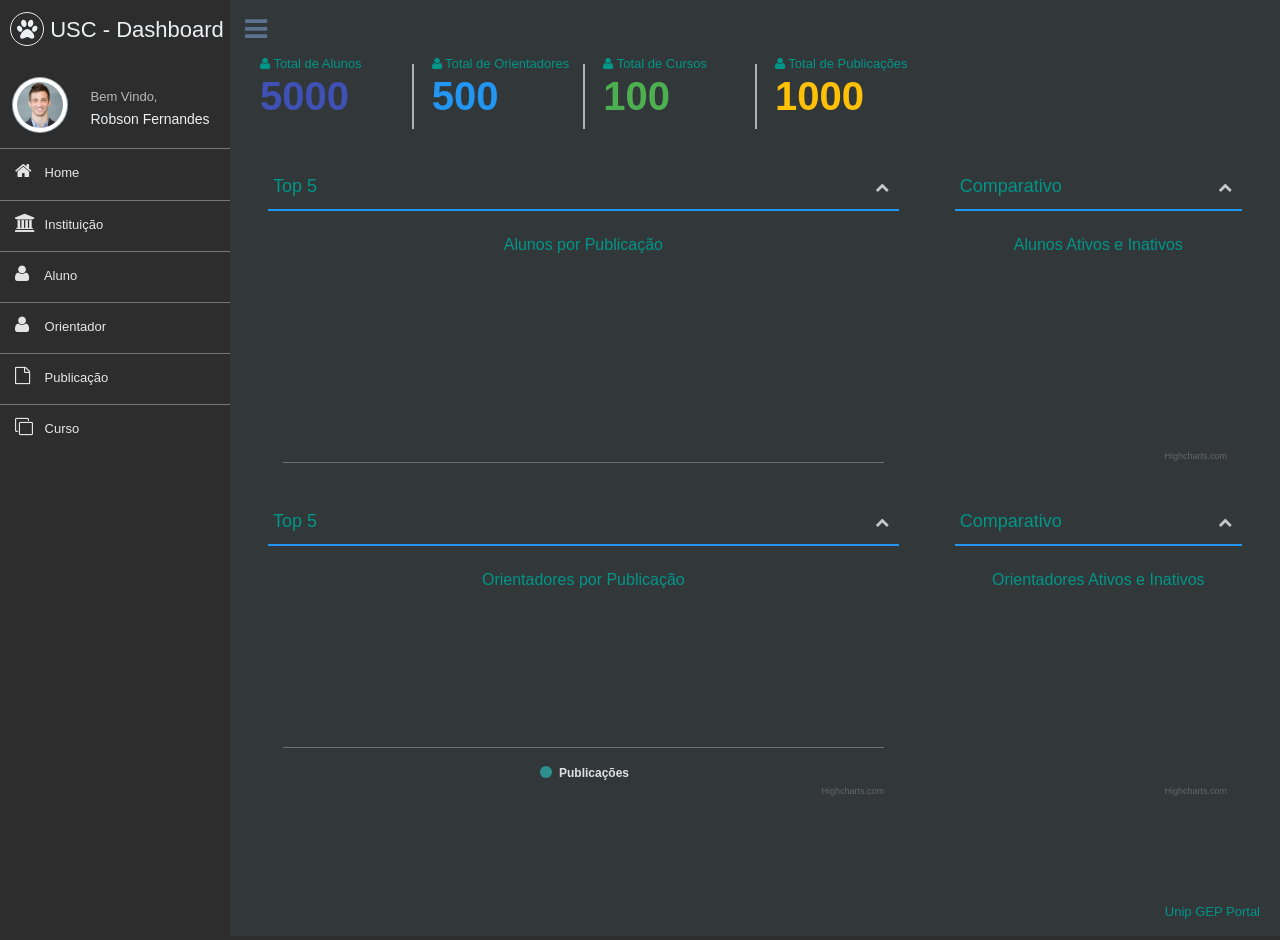
<file: v1/usc/scientific/dashboard/index.html>
<!DOCTYPE html>
<html lang="en" ng-app="UscGEPApp">
<head>
    <meta http-equiv="Content-Type" content="text/html; charset=UTF-8">
    <meta charset="utf-8">
    <meta http-equiv="X-UA-Compatible" content="IE=edge">
    <meta name="viewport" content="width=device-width, initial-scale=1">

    <title>USC Dashboard - Portal</title>

    <!-- Bootstrap -->
    <link href="lib/bootstrap/dist/css/bootstrap.min.css" rel="stylesheet">
    <!-- Font Awesome -->
    <link href="lib/font-awesome/css/font-awesome.min.css" rel="stylesheet">
    <!-- Custom Theme Style -->
    <link href="style/custom.theme.css" rel="stylesheet">
</head>

<body class="nav-md">
<div class="container body" ng-controller="IndexController">
    <div class="main_container">

        <div class="col-md-3 left_col">
            <div class="left_col scroll-view">
                <div class="navbar nav_title" style="border: 0;">
                    <a href="index.html" class="site_title"><i class="fa fa-paw"></i> <span>USC - Dashboard</span></a>
                </div>

                <div class="clearfix"></div>

                <!-- menu profile quick info -->
                <div class="profile">
                    <div class="profile_pic">
                        <img src="images/img.jpg" alt="..." class="img-circle profile_img">
                    </div>
                    <div class="profile_info">
                        <span>Bem Vindo,</span>
                        <h2>Robson Fernandes</h2>
                    </div>
                </div>
                <!-- /menu profile quick info -->

                <br />

                <!-- sidebar menu -->
                <div id="sidebar-menu" class="main_menu_side hidden-print main_menu">
                    <div class="menu_section">
                        <h3>&nbsp;</h3>
                        <ul class="nav side-menu" ng-show="showModuloHome" ng-click="onClickShowHome()">
                            <li><a><i class="fa fa-home"></i> Home</span></a></li>
                        </ul>
                        <ul class="nav side-menu" ng-show="showModuloInstituicao" ng-click="onClickShowInstituicao()">
                            <li><a><i class="fa fa-university"></i> Instituição</span></a></li>
                        </ul>
                        <ul class="nav side-menu" ng-show="showModuloAluno" ng-click="onClickShowAluno()">
                            <li><a><i class="fa fa-user"></i> Aluno</span></a></li>
                        </ul>
                        <ul class="nav side-menu" ng-show="showModuloOrientador" ng-click="onClickShowOrientador()">
                            <li><a><i class="fa fa-user"></i> Orientador</span></a></li>
                        </ul>
                        <ul class="nav side-menu" ng-show="showModuloPublicacao" ng-click="onClickShowPublicacao()">
                            <li><a><i class="fa fa-file-o"></i> Publicação</span></a></li>
                        </ul>
                        <ul class="nav side-menu" ng-show="showModuloCurso" ng-click="onClickShowCurso()">
                            <li><a><i class="fa fa-clone"></i> Curso</span></a></li>
                        </ul>
                    </div>

                </div>
                <!-- /sidebar menu -->
            </div>
        </div>

        <!-- top navigation -->
        <div class="top_nav">
            <div class="nav_menu">
                <nav class="" role="navigation">
                    <div class="nav toggle">
                        <a id="menu_toggle"><i class="fa fa-bars"></i></a>
                    </div>

                </nav>
            </div>
        </div>
        <!-- /top navigation -->

        <!-- Carregamento dos Módulo -->
        <div class="right_col" role="main">
            <div ng-include="loadView"></div>
        </div>
        <!-- /Carregamento dos Módulo -->

        <!-- Rodapé -->
        <footer>
            <div class="pull-right">Unip GEP Portal</div>
            <div class="clearfix"></div>
        </footer>
        <!-- /Rodapé -->
    </div>
</div>

<!-- jQuery -->
<script src="lib/jquery/dist/jquery.min.js"></script>
<!-- Bootstrap -->
<script src="lib/bootstrap/dist/js/bootstrap.min.js"></script>

<!-- Highcharts -->
<script src="lib/highcharts/code/highcharts.js"></script>
<script src="lib/highcharts/code/highcharts-3d.js"></script>
<script src="config/highcharts.theme.config.js"></script>

<!-- Angular -->
<script src="lib/angular/angular.min.js"></script>

<!-- Aplicação Principal Angular -->
<script src="main.js"></script>

<!-- Controladores -->
<script src="controller/indexController.js"></script>
<script src="controller/indicadorController.js"></script>
<script src="controller/alunosPorPublicacaoController.js"></script>
<script src="controller/alunosAtivosInativosController.js"></script>
<script src="controller/orientadoresPorPublicacaoController.js"></script>
<script src="controller/orientadoresAtivosInativosController.js"></script>

<!-- Page Util -->
<script src="util/pageUtil.js"></script>

</body>
</html>
</file>
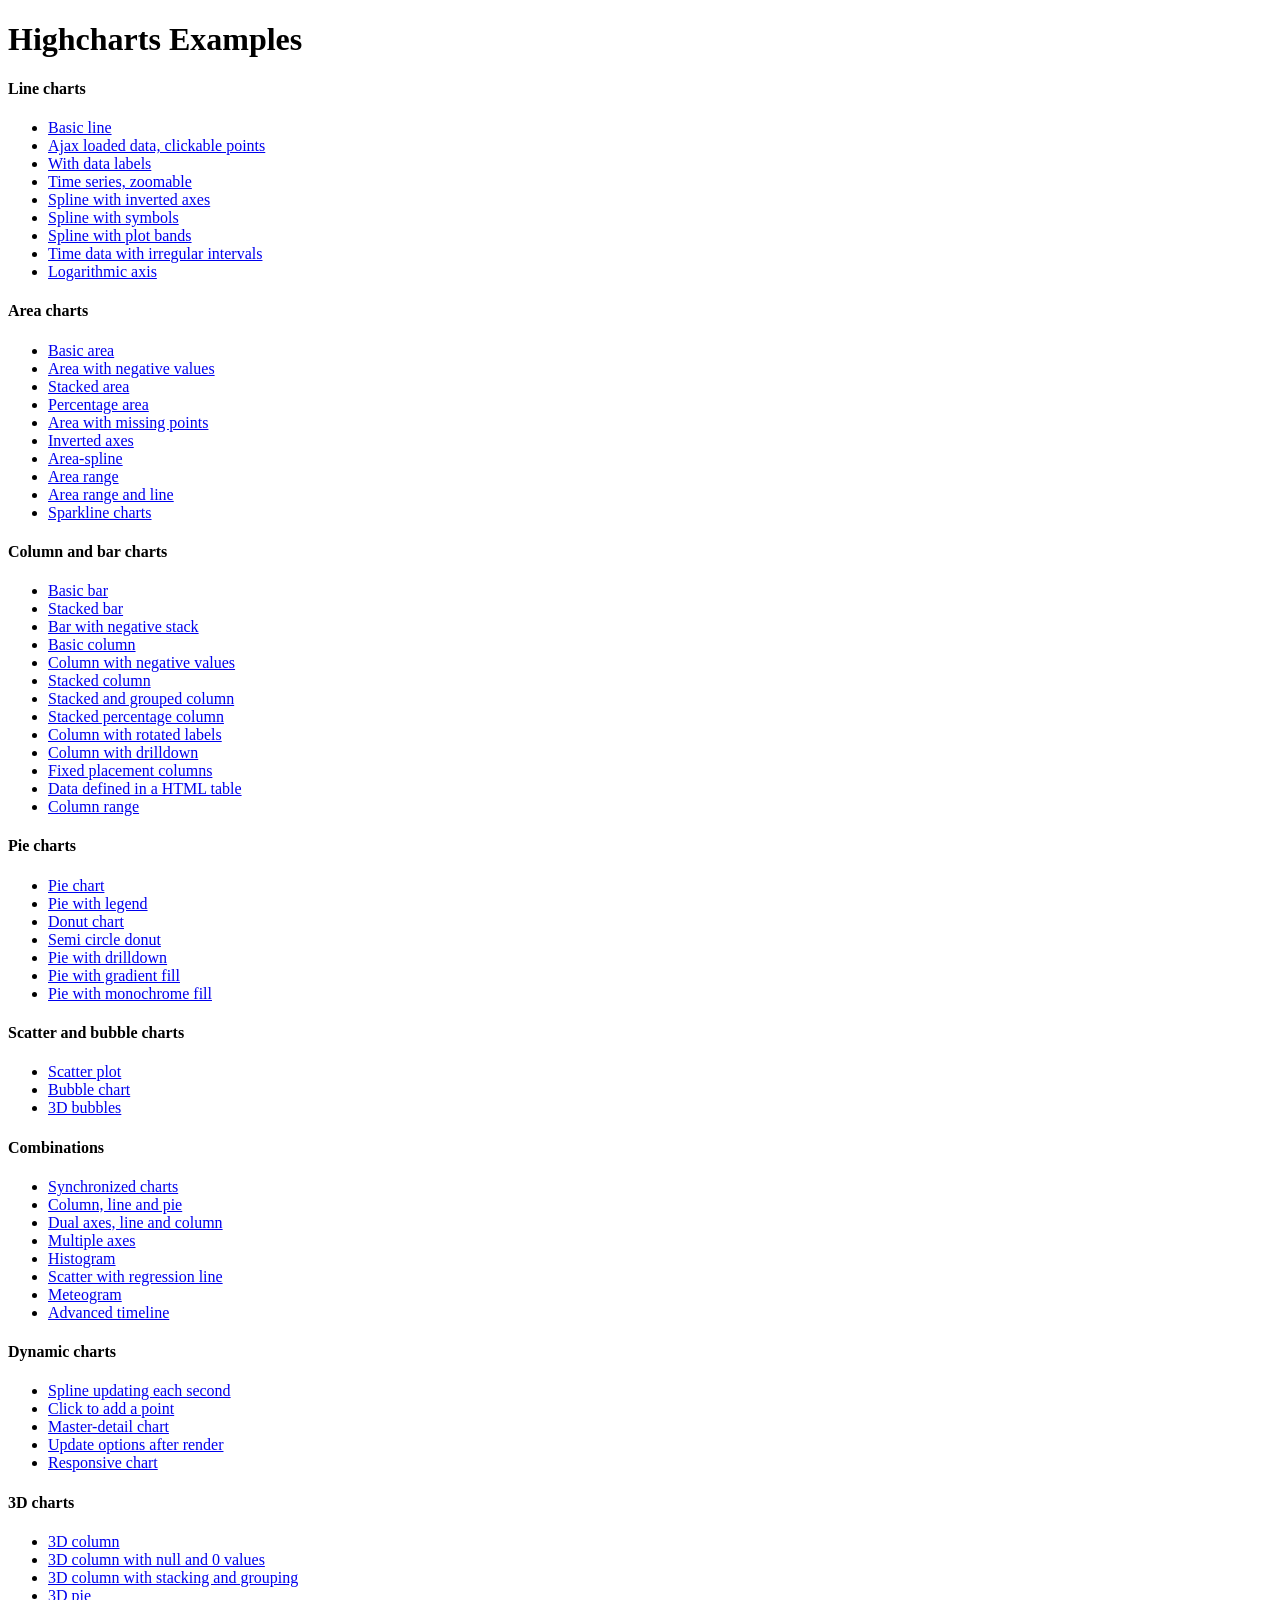
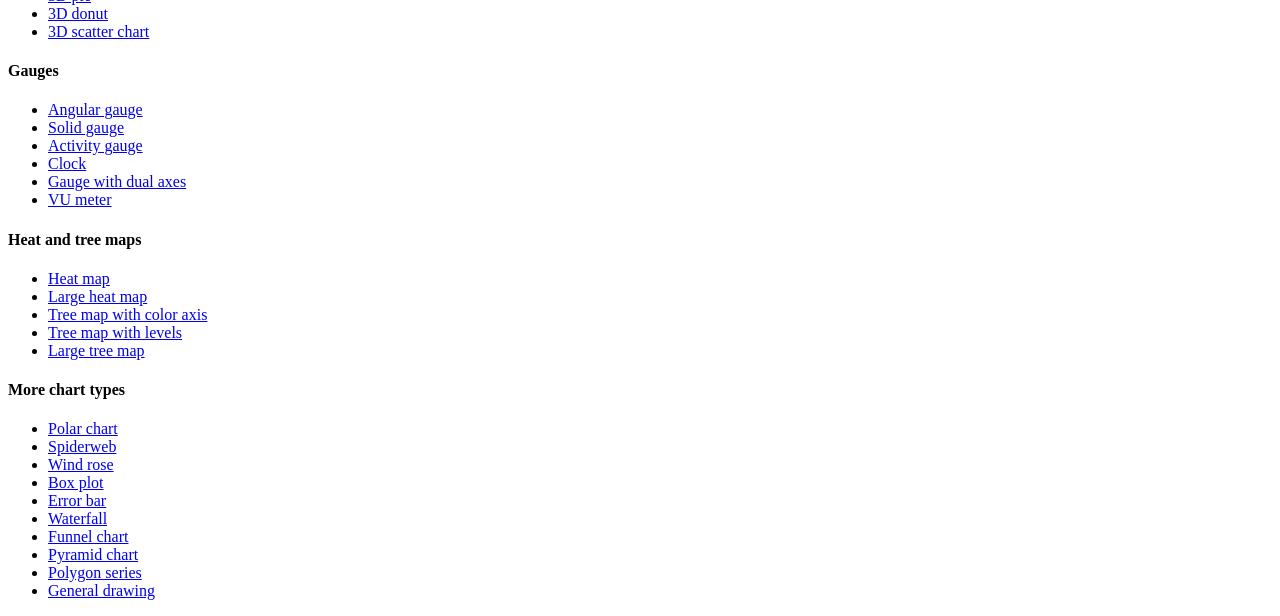
<file: v1/usc/scientific/dashboard/lib/highcharts/index.htm>
<!DOCTYPE HTML PUBLIC "-//W3C//DTD HTML 4.01//EN" "http://www.w3.org/TR/html4/strict.dtd">
<html>
	<head>
		<meta http-equiv="Content-Type" content="text/html; charset=utf-8" />
		<title>Highcharts Examples</title>
	</head>
	<body>
		<h1>Highcharts Examples</h1>
		<h4>Line charts</h4>
		<ul>
			<li><a href="examples/line-basic/index.htm">Basic line</a></li>
			<li><a href="examples/line-ajax/index.htm">Ajax loaded data, clickable points</a></li>
			<li><a href="examples/line-labels/index.htm">With data labels</a></li>
			<li><a href="examples/line-time-series/index.htm">Time series, zoomable</a></li>
			<li><a href="examples/spline-inverted/index.htm">Spline with inverted axes</a></li>
			<li><a href="examples/spline-symbols/index.htm">Spline with symbols</a></li>
			<li><a href="examples/spline-plot-bands/index.htm">Spline with plot bands</a></li>
			<li><a href="examples/spline-irregular-time/index.htm">Time data with irregular intervals</a></li>
			<li><a href="examples/line-log-axis/index.htm">Logarithmic axis</a></li>
		</ul>
		<h4>Area charts</h4>
		<ul>
			<li><a href="examples/area-basic/index.htm">Basic area</a></li>
			<li><a href="examples/area-negative/index.htm">Area with negative values</a></li>
			<li><a href="examples/area-stacked/index.htm">Stacked area</a></li>
			<li><a href="examples/area-stacked-percent/index.htm">Percentage area</a></li>
			<li><a href="examples/area-missing/index.htm">Area with missing points</a></li>
			<li><a href="examples/area-inverted/index.htm">Inverted axes</a></li>
			<li><a href="examples/areaspline/index.htm">Area-spline</a></li>
			<li><a href="examples/arearange/index.htm">Area range</a></li>
			<li><a href="examples/arearange-line/index.htm">Area range and line</a></li>
			<li><a href="examples/sparkline/index.htm">Sparkline charts</a></li>
		</ul>
		<h4>Column and bar charts</h4>
		<ul>
			<li><a href="examples/bar-basic/index.htm">Basic bar</a></li>
			<li><a href="examples/bar-stacked/index.htm">Stacked bar</a></li>
			<li><a href="examples/bar-negative-stack/index.htm">Bar with negative stack</a></li>
			<li><a href="examples/column-basic/index.htm">Basic column</a></li>
			<li><a href="examples/column-negative/index.htm">Column with negative values</a></li>
			<li><a href="examples/column-stacked/index.htm">Stacked column</a></li>
			<li><a href="examples/column-stacked-and-grouped/index.htm">Stacked and grouped column</a></li>
			<li><a href="examples/column-stacked-percent/index.htm">Stacked percentage column</a></li>
			<li><a href="examples/column-rotated-labels/index.htm">Column with rotated labels</a></li>
			<li><a href="examples/column-drilldown/index.htm">Column with drilldown</a></li>
			<li><a href="examples/column-placement/index.htm">Fixed placement columns</a></li>
			<li><a href="examples/column-parsed/index.htm">Data defined in a HTML table</a></li>
			<li><a href="examples/columnrange/index.htm">Column range</a></li>
		</ul>
		<h4>Pie charts</h4>
		<ul>
			<li><a href="examples/pie-basic/index.htm">Pie chart</a></li>
			<li><a href="examples/pie-legend/index.htm">Pie with legend</a></li>
			<li><a href="examples/pie-donut/index.htm">Donut chart</a></li>
			<li><a href="examples/pie-semi-circle/index.htm">Semi circle donut</a></li>
			<li><a href="examples/pie-drilldown/index.htm">Pie with drilldown</a></li>
			<li><a href="examples/pie-gradient/index.htm">Pie with gradient fill</a></li>
			<li><a href="examples/pie-monochrome/index.htm">Pie with monochrome fill</a></li>
		</ul>
		<h4>Scatter and bubble charts</h4>
		<ul>
			<li><a href="examples/scatter/index.htm">Scatter plot</a></li>
			<li><a href="examples/bubble/index.htm">Bubble chart</a></li>
			<li><a href="examples/bubble-3d/index.htm">3D bubbles</a></li>
		</ul>
		<h4>Combinations</h4>
		<ul>
			<li><a href="examples/synchronized-charts/index.htm">Synchronized charts</a></li>
			<li><a href="examples/combo/index.htm">Column, line and pie</a></li>
			<li><a href="examples/combo-dual-axes/index.htm">Dual axes, line and column</a></li>
			<li><a href="examples/combo-multi-axes/index.htm">Multiple axes</a></li>
			<li><a href="examples/combo-histogram/index.htm">Histogram</a></li>
			<li><a href="examples/combo-regression/index.htm">Scatter with regression line</a></li>
			<li><a href="examples/combo-meteogram/index.htm">Meteogram</a></li>
			<li><a href="examples/combo-timeline/index.htm">Advanced timeline</a></li>
		</ul>
		<h4>Dynamic charts</h4>
		<ul>
			<li><a href="examples/dynamic-update/index.htm">Spline updating each second</a></li>
			<li><a href="examples/dynamic-click-to-add/index.htm">Click to add a point</a></li>
			<li><a href="examples/dynamic-master-detail/index.htm">Master-detail chart</a></li>
			<li><a href="examples/chart-update/index.htm">Update options after render</a></li>
			<li><a href="examples/responsive/index.htm">Responsive chart</a></li>
		</ul>
		<h4>3D charts</h4>
		<ul>
			<li><a href="examples/3d-column-interactive/index.htm">3D column</a></li>
			<li><a href="examples/3d-column-null-values/index.htm">3D column with null and 0 values</a></li>
			<li><a href="examples/3d-column-stacking-grouping/index.htm">3D column with stacking and grouping</a></li>
			<li><a href="examples/3d-pie/index.htm">3D pie</a></li>
			<li><a href="examples/3d-pie-donut/index.htm">3D donut</a></li>
			<li><a href="examples/3d-scatter-draggable/index.htm">3D scatter chart</a></li>
		</ul>
		<h4>Gauges</h4>
		<ul>
			<li><a href="examples/gauge-speedometer/index.htm">Angular gauge</a></li>
			<li><a href="examples/gauge-solid/index.htm">Solid gauge</a></li>
			<li><a href="examples/gauge-activity/index.htm">Activity gauge</a></li>
			<li><a href="examples/gauge-clock/index.htm">Clock</a></li>
			<li><a href="examples/gauge-dual/index.htm">Gauge with dual axes</a></li>
			<li><a href="examples/gauge-vu-meter/index.htm">VU meter</a></li>
		</ul>
		<h4>Heat and tree maps</h4>
		<ul>
			<li><a href="examples/heatmap/index.htm">Heat map</a></li>
			<li><a href="examples/heatmap-canvas/index.htm">Large heat map</a></li>
			<li><a href="examples/treemap-coloraxis/index.htm">Tree map with color axis</a></li>
			<li><a href="examples/treemap-with-levels/index.htm">Tree map with levels</a></li>
			<li><a href="examples/treemap-large-dataset/index.htm">Large tree map</a></li>
		</ul>
		<h4>More chart types</h4>
		<ul>
			<li><a href="examples/polar/index.htm">Polar chart</a></li>
			<li><a href="examples/polar-spider/index.htm">Spiderweb</a></li>
			<li><a href="examples/polar-wind-rose/index.htm">Wind rose</a></li>
			<li><a href="examples/box-plot/index.htm">Box plot</a></li>
			<li><a href="examples/error-bar/index.htm">Error bar</a></li>
			<li><a href="examples/waterfall/index.htm">Waterfall</a></li>
			<li><a href="examples/funnel/index.htm">Funnel chart</a></li>
			<li><a href="examples/pyramid/index.htm">Pyramid chart</a></li>
			<li><a href="examples/polygon/index.htm">Polygon series</a></li>
			<li><a href="examples/renderer/index.htm">General drawing</a></li>
		</ul>
	</body>
</html>
</file>
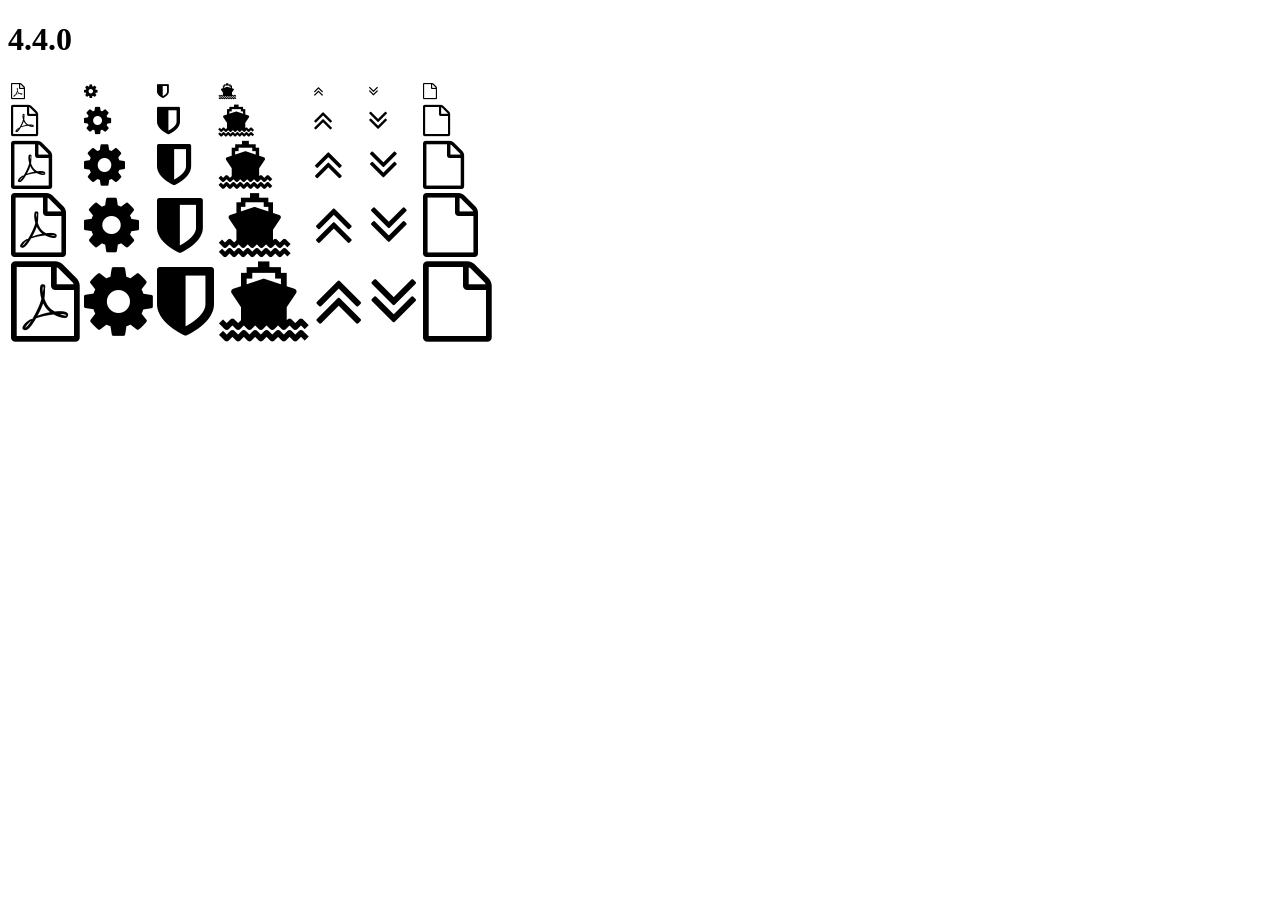
<file: v1/usc/scientific/dashboard/lib/font-awesome/fonts/4.4.0/index.html>
<!DOCTYPE html>
<html>
  <head>
    <link rel="stylesheet" href="https://maxcdn.bootstrapcdn.com/font-awesome/4.4.0/css/font-awesome.css" />
  </head>

  <body>
    <h1>4.4.0</h1>
    <table>
      <tr>
        <td><i class="fa fa-1x fa-file-pdf-o"></i></td>
        <td><i class="fa fa-1x fa-cog"></i></td>
        <td><i class="fa fa-1x fa-shield"></i></td>
        <td><i class="fa fa-1x fa-ship"></i></td>
        <td><i class="fa fa-1x fa-angle-double-up"></i></td>
        <td><i class="fa fa-1x fa-angle-double-down"></i></td>
        <td><i class="fa fa-1x fa-file-o"></i></td>
      </tr>
      <tr>
        <td><i class="fa fa-2x fa-file-pdf-o"></i></td>
        <td><i class="fa fa-2x fa-cog"></i></td>
        <td><i class="fa fa-2x fa-shield"></i></td>
        <td><i class="fa fa-2x fa-ship"></i></td>
        <td><i class="fa fa-2x fa-angle-double-up"></i></td>
        <td><i class="fa fa-2x fa-angle-double-down"></i></td>
        <td><i class="fa fa-2x fa-file-o"></i></td>
      </tr>
      <tr>
        <td><i class="fa fa-3x fa-file-pdf-o"></i></td>
        <td><i class="fa fa-3x fa-cog"></i></td>
        <td><i class="fa fa-3x fa-shield"></i></td>
        <td><i class="fa fa-3x fa-ship"></i></td>
        <td><i class="fa fa-3x fa-angle-double-up"></i></td>
        <td><i class="fa fa-3x fa-angle-double-down"></i></td>
        <td><i class="fa fa-3x fa-file-o"></i></td>
      </tr>
      <tr>
        <td><i class="fa fa-4x fa-file-pdf-o"></i></td>
        <td><i class="fa fa-4x fa-cog"></i></td>
        <td><i class="fa fa-4x fa-shield"></i></td>
        <td><i class="fa fa-4x fa-ship"></i></td>
        <td><i class="fa fa-4x fa-angle-double-up"></i></td>
        <td><i class="fa fa-4x fa-angle-double-down"></i></td>
        <td><i class="fa fa-4x fa-file-o"></i></td>
      </tr>
      <tr>
        <td><i class="fa fa-5x fa-file-pdf-o"></i></td>
        <td><i class="fa fa-5x fa-cog"></i></td>
        <td><i class="fa fa-5x fa-shield"></i></td>
        <td><i class="fa fa-5x fa-ship"></i></td>
        <td><i class="fa fa-5x fa-angle-double-up"></i></td>
        <td><i class="fa fa-5x fa-angle-double-down"></i></td>
        <td><i class="fa fa-5x fa-file-o"></i></td>
      </tr>
    </table>
  </body>

</html>
</file>
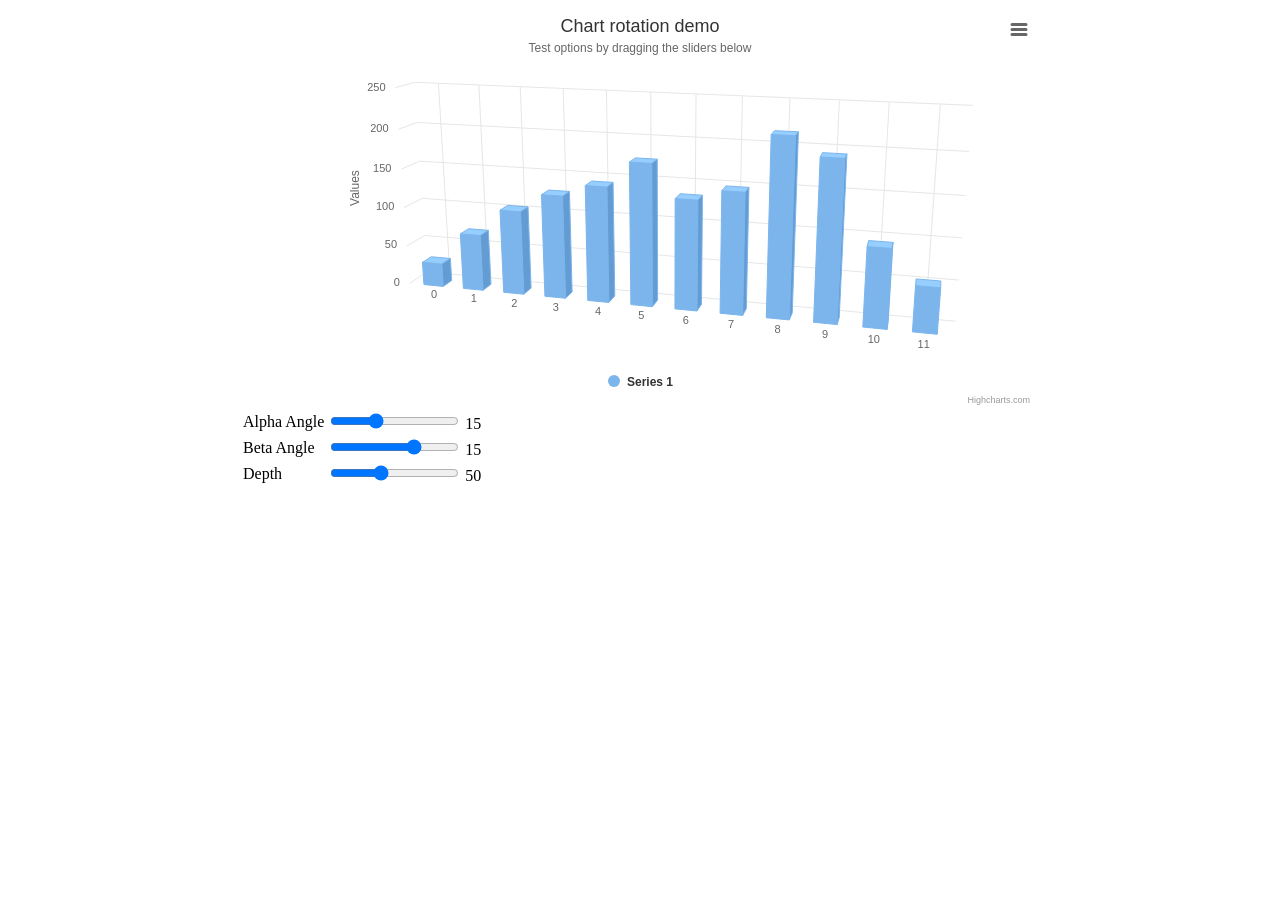
<file: v1/usc/scientific/dashboard/lib/highcharts/examples/3d-column-interactive/index.htm>
<!DOCTYPE HTML>
<html>
	<head>
		<meta http-equiv="Content-Type" content="text/html; charset=utf-8">
		<title>Highcharts Example</title>

		<style type="text/css">
#container, #sliders {
    min-width: 310px; 
    max-width: 800px;
    margin: 0 auto;
}
#container {
    height: 400px; 
}
		</style>
	</head>
	<body>
<script src="https://code.jquery.com/jquery-3.1.1.min.js"></script>
<script src="../../code/highcharts.js"></script>
<script src="../../code/highcharts-3d.js"></script>
<script src="../../code/modules/exporting.js"></script>

<div id="container"></div>
<div id="sliders">
    <table>
        <tr>
        	<td>Alpha Angle</td>
        	<td><input id="alpha" type="range" min="0" max="45" value="15"/> <span id="alpha-value" class="value"></span></td>
        </tr>
        <tr>
        	<td>Beta Angle</td>
        	<td><input id="beta" type="range" min="-45" max="45" value="15"/> <span id="beta-value" class="value"></span></td>
        </tr>
        <tr>
        	<td>Depth</td>
        	<td><input id="depth" type="range" min="20" max="100" value="50"/> <span id="depth-value" class="value"></span></td>
        </tr>
    </table>
</div>


		<script type="text/javascript">

// Set up the chart
var chart = new Highcharts.Chart({
    chart: {
        renderTo: 'container',
        type: 'column',
        options3d: {
            enabled: true,
            alpha: 15,
            beta: 15,
            depth: 50,
            viewDistance: 25
        }
    },
    title: {
        text: 'Chart rotation demo'
    },
    subtitle: {
        text: 'Test options by dragging the sliders below'
    },
    plotOptions: {
        column: {
            depth: 25
        }
    },
    series: [{
        data: [29.9, 71.5, 106.4, 129.2, 144.0, 176.0, 135.6, 148.5, 216.4, 194.1, 95.6, 54.4]
    }]
});

function showValues() {
    $('#alpha-value').html(chart.options.chart.options3d.alpha);
    $('#beta-value').html(chart.options.chart.options3d.beta);
    $('#depth-value').html(chart.options.chart.options3d.depth);
}

// Activate the sliders
$('#sliders input').on('input change', function () {
    chart.options.chart.options3d[this.id] = parseFloat(this.value);
    showValues();
    chart.redraw(false);
});

showValues();
		</script>
	</body>
</html>
</file>
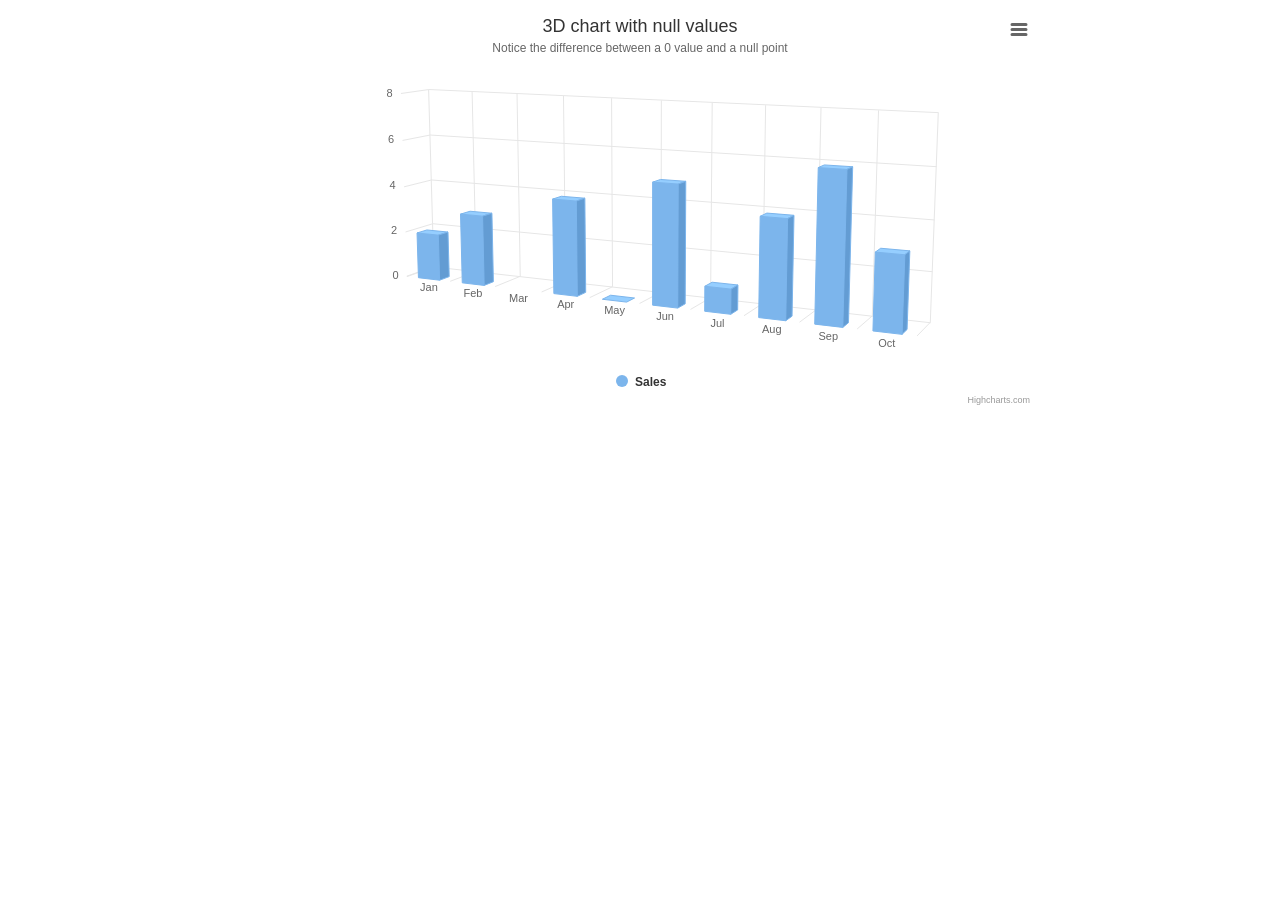
<file: v1/usc/scientific/dashboard/lib/highcharts/examples/3d-column-null-values/index.htm>
<!DOCTYPE HTML>
<html>
	<head>
		<meta http-equiv="Content-Type" content="text/html; charset=utf-8">
		<title>Highcharts Example</title>

		<style type="text/css">
#container {
    height: 400px; 
    min-width: 310px; 
    max-width: 800px;
    margin: 0 auto;
}
		</style>
	</head>
	<body>

<script src="../../code/highcharts.js"></script>
<script src="../../code/highcharts-3d.js"></script>
<script src="../../code/modules/exporting.js"></script>

<div id="container" style="height: 400px"></div>


		<script type="text/javascript">

Highcharts.chart('container', {
    chart: {
        type: 'column',
        options3d: {
            enabled: true,
            alpha: 10,
            beta: 25,
            depth: 70
        }
    },
    title: {
        text: '3D chart with null values'
    },
    subtitle: {
        text: 'Notice the difference between a 0 value and a null point'
    },
    plotOptions: {
        column: {
            depth: 25
        }
    },
    xAxis: {
        categories: Highcharts.getOptions().lang.shortMonths
    },
    yAxis: {
        title: {
            text: null
        }
    },
    series: [{
        name: 'Sales',
        data: [2, 3, null, 4, 0, 5, 1, 4, 6, 3]
    }]
});
		</script>
	</body>
</html>
</file>
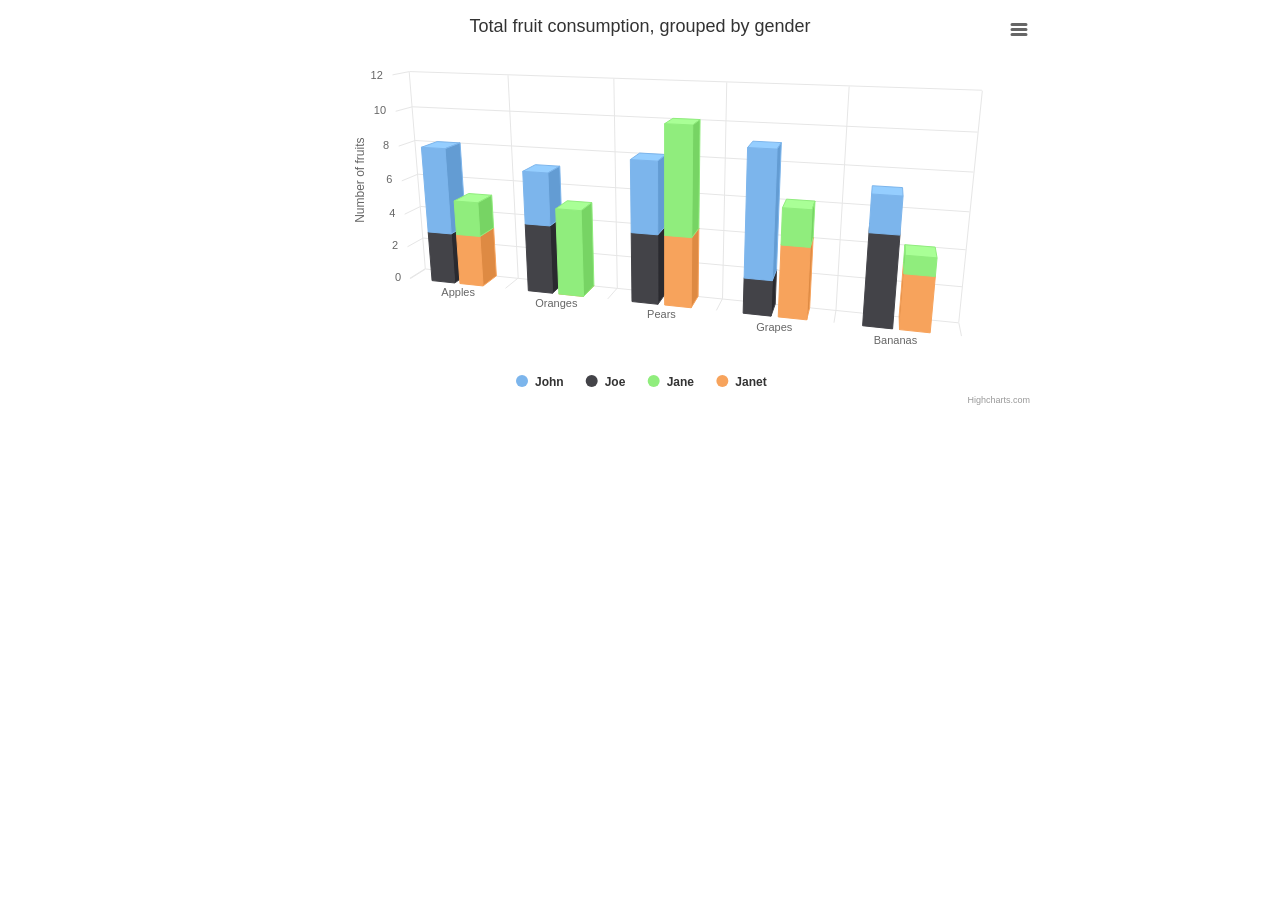
<file: v1/usc/scientific/dashboard/lib/highcharts/examples/3d-column-stacking-grouping/index.htm>
<!DOCTYPE HTML>
<html>
	<head>
		<meta http-equiv="Content-Type" content="text/html; charset=utf-8">
		<title>Highcharts Example</title>

		<style type="text/css">
#container {
    height: 400px; 
    min-width: 310px; 
    max-width: 800px;
    margin: 0 auto;
}
		</style>
	</head>
	<body>

<script src="../../code/highcharts.js"></script>
<script src="../../code/highcharts-3d.js"></script>
<script src="../../code/modules/exporting.js"></script>

<div id="container" style="height: 400px"></div>


		<script type="text/javascript">

Highcharts.chart('container', {
    chart: {
        type: 'column',
        options3d: {
            enabled: true,
            alpha: 15,
            beta: 15,
            viewDistance: 25,
            depth: 40
        }
    },

    title: {
        text: 'Total fruit consumption, grouped by gender'
    },

    xAxis: {
        categories: ['Apples', 'Oranges', 'Pears', 'Grapes', 'Bananas']
    },

    yAxis: {
        allowDecimals: false,
        min: 0,
        title: {
            text: 'Number of fruits'
        }
    },

    tooltip: {
        headerFormat: '<b>{point.key}</b><br>',
        pointFormat: '<span style="color:{series.color}">\u25CF</span> {series.name}: {point.y} / {point.stackTotal}'
    },

    plotOptions: {
        column: {
            stacking: 'normal',
            depth: 40
        }
    },

    series: [{
        name: 'John',
        data: [5, 3, 4, 7, 2],
        stack: 'male'
    }, {
        name: 'Joe',
        data: [3, 4, 4, 2, 5],
        stack: 'male'
    }, {
        name: 'Jane',
        data: [2, 5, 6, 2, 1],
        stack: 'female'
    }, {
        name: 'Janet',
        data: [3, 0, 4, 4, 3],
        stack: 'female'
    }]
});


		</script>
	</body>
</html>
</file>
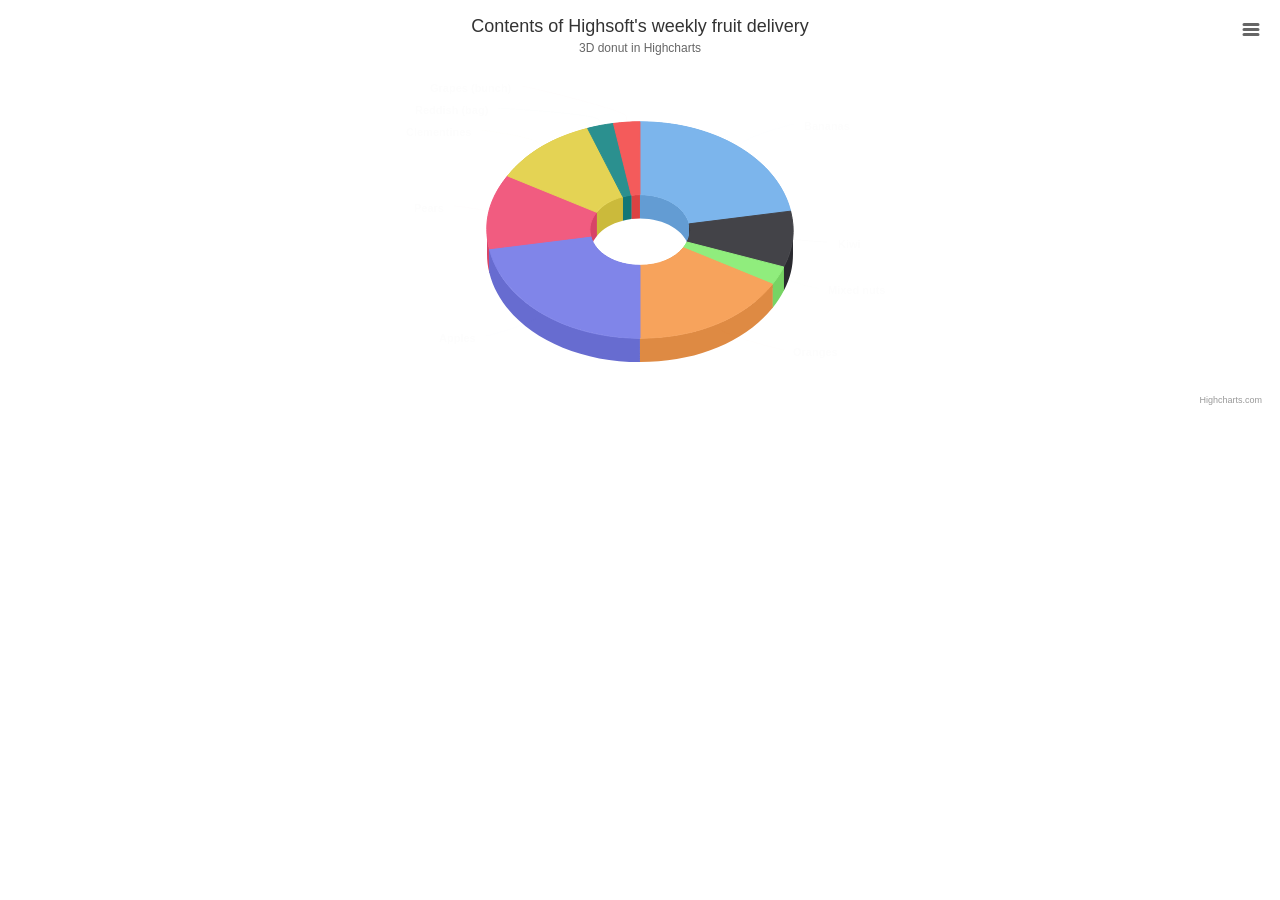
<file: v1/usc/scientific/dashboard/lib/highcharts/examples/3d-pie-donut/index.htm>
<!DOCTYPE HTML>
<html>
	<head>
		<meta http-equiv="Content-Type" content="text/html; charset=utf-8">
		<title>Highcharts Example</title>

		<style type="text/css">

		</style>
	</head>
	<body>

<script src="../../code/highcharts.js"></script>
<script src="../../code/highcharts-3d.js"></script>
<script src="../../code/modules/exporting.js"></script>

<div id="container" style="height: 400px"></div>


		<script type="text/javascript">

Highcharts.chart('container', {
    chart: {
        type: 'pie',
        options3d: {
            enabled: true,
            alpha: 45
        }
    },
    title: {
        text: 'Contents of Highsoft\'s weekly fruit delivery'
    },
    subtitle: {
        text: '3D donut in Highcharts'
    },
    plotOptions: {
        pie: {
            innerSize: 100,
            depth: 45
        }
    },
    series: [{
        name: 'Delivered amount',
        data: [
            ['Bananas', 8],
            ['Kiwi', 3],
            ['Mixed nuts', 1],
            ['Oranges', 6],
            ['Apples', 8],
            ['Pears', 4],
            ['Clementines', 4],
            ['Reddish (bag)', 1],
            ['Grapes (bunch)', 1]
        ]
    }]
});
		</script>
	</body>
</html>
</file>
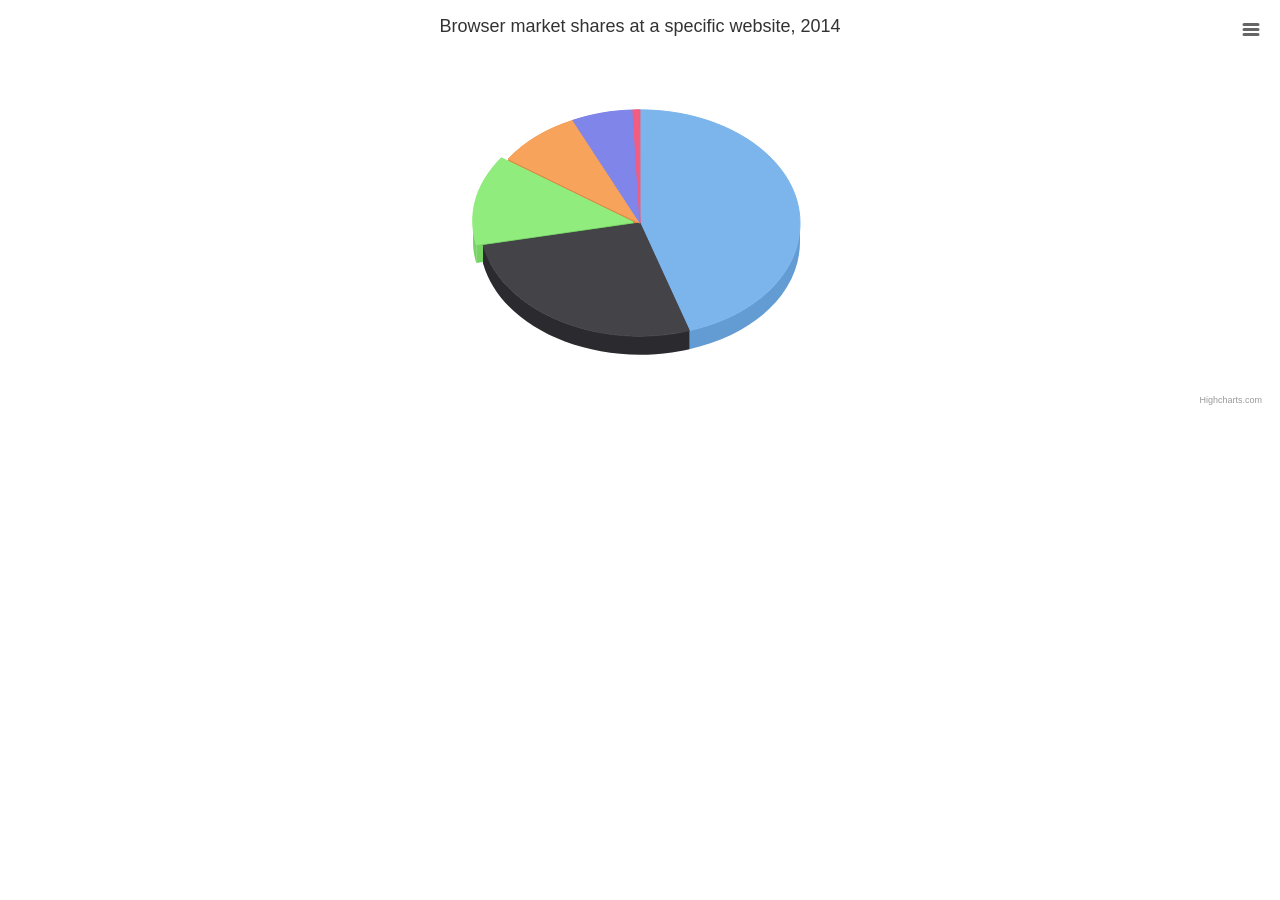
<file: v1/usc/scientific/dashboard/lib/highcharts/examples/3d-pie/index.htm>
<!DOCTYPE HTML>
<html>
	<head>
		<meta http-equiv="Content-Type" content="text/html; charset=utf-8">
		<title>Highcharts Example</title>

		<style type="text/css">

		</style>
	</head>
	<body>

<script src="../../code/highcharts.js"></script>
<script src="../../code/highcharts-3d.js"></script>
<script src="../../code/modules/exporting.js"></script>

<div id="container" style="height: 400px"></div>


		<script type="text/javascript">

Highcharts.chart('container', {
    chart: {
        type: 'pie',
        options3d: {
            enabled: true,
            alpha: 45,
            beta: 0
        }
    },
    title: {
        text: 'Browser market shares at a specific website, 2014'
    },
    tooltip: {
        pointFormat: '{series.name}: <b>{point.percentage:.1f}%</b>'
    },
    plotOptions: {
        pie: {
            allowPointSelect: true,
            cursor: 'pointer',
            depth: 35,
            dataLabels: {
                enabled: true,
                format: '{point.name}'
            }
        }
    },
    series: [{
        type: 'pie',
        name: 'Browser share',
        data: [
            ['Firefox', 45.0],
            ['IE', 26.8],
            {
                name: 'Chrome',
                y: 12.8,
                sliced: true,
                selected: true
            },
            ['Safari', 8.5],
            ['Opera', 6.2],
            ['Others', 0.7]
        ]
    }]
});
		</script>
	</body>
</html>
</file>
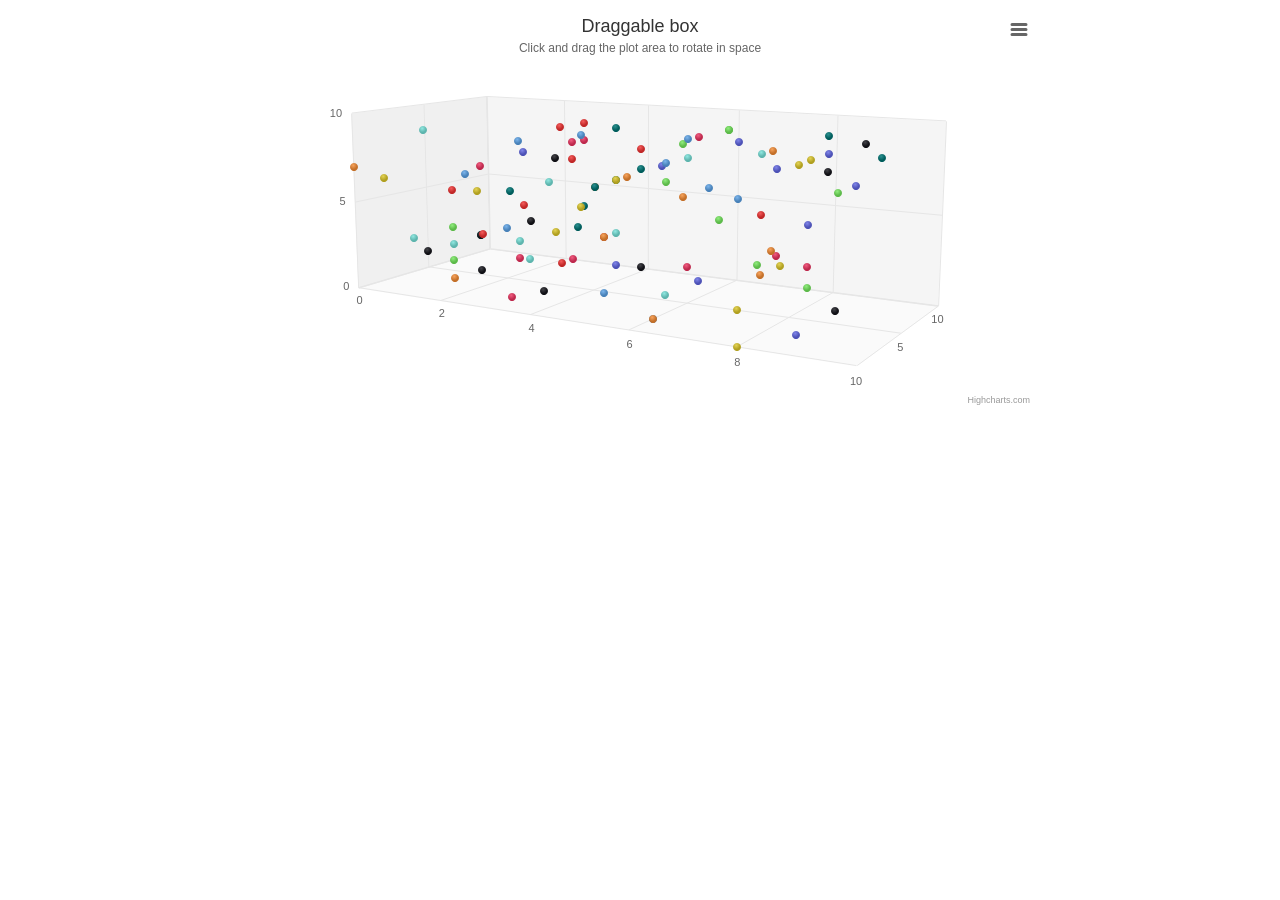
<file: v1/usc/scientific/dashboard/lib/highcharts/examples/3d-scatter-draggable/index.htm>
<!DOCTYPE HTML>
<html>
	<head>
		<meta http-equiv="Content-Type" content="text/html; charset=utf-8">
		<title>Highcharts Example</title>

		<style type="text/css">
#container {
    height: 400px; 
    min-width: 310px; 
    max-width: 800px;
    margin: 0 auto;
}
		</style>
	</head>
	<body>
<script src="https://code.jquery.com/jquery-3.1.1.min.js"></script>

<script src="../../code/highcharts.js"></script>
<script src="../../code/highcharts-3d.js"></script>
<script src="../../code/modules/exporting.js"></script>

<div id="container" style="height: 400px"></div>


		<script type="text/javascript">


// Give the points a 3D feel by adding a radial gradient
Highcharts.getOptions().colors = $.map(Highcharts.getOptions().colors, function (color) {
    return {
        radialGradient: {
            cx: 0.4,
            cy: 0.3,
            r: 0.5
        },
        stops: [
            [0, color],
            [1, Highcharts.Color(color).brighten(-0.2).get('rgb')]
        ]
    };
});

// Set up the chart
var chart = new Highcharts.Chart({
    chart: {
        renderTo: 'container',
        margin: 100,
        type: 'scatter',
        options3d: {
            enabled: true,
            alpha: 10,
            beta: 30,
            depth: 250,
            viewDistance: 5,
            fitToPlot: false,
            frame: {
                bottom: { size: 1, color: 'rgba(0,0,0,0.02)' },
                back: { size: 1, color: 'rgba(0,0,0,0.04)' },
                side: { size: 1, color: 'rgba(0,0,0,0.06)' }
            }
        }
    },
    title: {
        text: 'Draggable box'
    },
    subtitle: {
        text: 'Click and drag the plot area to rotate in space'
    },
    plotOptions: {
        scatter: {
            width: 10,
            height: 10,
            depth: 10
        }
    },
    yAxis: {
        min: 0,
        max: 10,
        title: null
    },
    xAxis: {
        min: 0,
        max: 10,
        gridLineWidth: 1
    },
    zAxis: {
        min: 0,
        max: 10,
        showFirstLabel: false
    },
    legend: {
        enabled: false
    },
    series: [{
        name: 'Reading',
        colorByPoint: true,
        data: [[1, 6, 5], [8, 7, 9], [1, 3, 4], [4, 6, 8], [5, 7, 7], [6, 9, 6], [7, 0, 5], [2, 3, 3], [3, 9, 8], [3, 6, 5], [4, 9, 4], [2, 3, 3], [6, 9, 9], [0, 7, 0], [7, 7, 9], [7, 2, 9], [0, 6, 2], [4, 6, 7], [3, 7, 7], [0, 1, 7], [2, 8, 6], [2, 3, 7], [6, 4, 8], [3, 5, 9], [7, 9, 5], [3, 1, 7], [4, 4, 2], [3, 6, 2], [3, 1, 6], [6, 8, 5], [6, 6, 7], [4, 1, 1], [7, 2, 7], [7, 7, 0], [8, 8, 9], [9, 4, 1], [8, 3, 4], [9, 8, 9], [3, 5, 3], [0, 2, 4], [6, 0, 2], [2, 1, 3], [5, 8, 9], [2, 1, 1], [9, 7, 6], [3, 0, 2], [9, 9, 0], [3, 4, 8], [2, 6, 1], [8, 9, 2], [7, 6, 5], [6, 3, 1], [9, 3, 1], [8, 9, 3], [9, 1, 0], [3, 8, 7], [8, 0, 0], [4, 9, 7], [8, 6, 2], [4, 3, 0], [2, 3, 5], [9, 1, 4], [1, 1, 4], [6, 0, 2], [6, 1, 6], [3, 8, 8], [8, 8, 7], [5, 5, 0], [3, 9, 6], [5, 4, 3], [6, 8, 3], [0, 1, 5], [6, 7, 3], [8, 3, 2], [3, 8, 3], [2, 1, 6], [4, 6, 7], [8, 9, 9], [5, 4, 2], [6, 1, 3], [6, 9, 5], [4, 8, 2], [9, 7, 4], [5, 4, 2], [9, 6, 1], [2, 7, 3], [4, 5, 4], [6, 8, 1], [3, 4, 0], [2, 2, 6], [5, 1, 2], [9, 9, 7], [6, 9, 9], [8, 4, 3], [4, 1, 7], [6, 2, 5], [0, 4, 9], [3, 5, 9], [6, 9, 1], [1, 9, 2]]
    }]
});


// Add mouse events for rotation
$(chart.container).on('mousedown.hc touchstart.hc', function (eStart) {
    eStart = chart.pointer.normalize(eStart);

    var posX = eStart.pageX,
        posY = eStart.pageY,
        alpha = chart.options.chart.options3d.alpha,
        beta = chart.options.chart.options3d.beta,
        newAlpha,
        newBeta,
        sensitivity = 5; // lower is more sensitive

    $(document).on({
        'mousemove.hc touchdrag.hc': function (e) {
            // Run beta
            newBeta = beta + (posX - e.pageX) / sensitivity;
            chart.options.chart.options3d.beta = newBeta;

            // Run alpha
            newAlpha = alpha + (e.pageY - posY) / sensitivity;
            chart.options.chart.options3d.alpha = newAlpha;

            chart.redraw(false);
        },
        'mouseup touchend': function () {
            $(document).off('.hc');
        }
    });
});

		</script>
	</body>
</html>
</file>
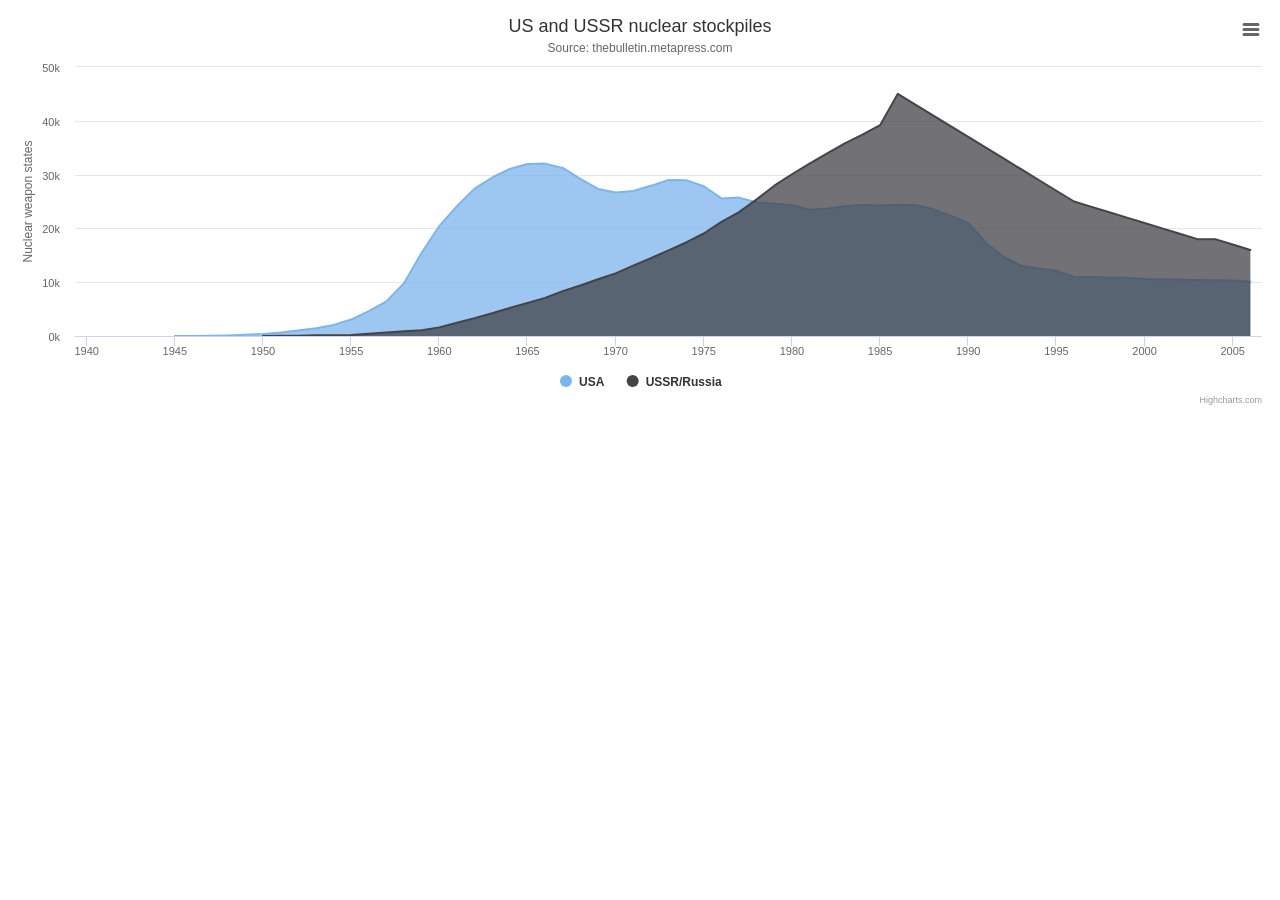
<file: v1/usc/scientific/dashboard/lib/highcharts/examples/area-basic/index.htm>
<!DOCTYPE HTML>
<html>
	<head>
		<meta http-equiv="Content-Type" content="text/html; charset=utf-8">
		<title>Highcharts Example</title>

		<style type="text/css">

		</style>
	</head>
	<body>
<script src="../../code/highcharts.js"></script>
<script src="../../code/modules/exporting.js"></script>

<div id="container" style="min-width: 310px; height: 400px; margin: 0 auto"></div>



		<script type="text/javascript">

Highcharts.chart('container', {
    chart: {
        type: 'area'
    },
    title: {
        text: 'US and USSR nuclear stockpiles'
    },
    subtitle: {
        text: 'Source: <a href="http://thebulletin.metapress.com/content/c4120650912x74k7/fulltext.pdf">' +
            'thebulletin.metapress.com</a>'
    },
    xAxis: {
        allowDecimals: false,
        labels: {
            formatter: function () {
                return this.value; // clean, unformatted number for year
            }
        }
    },
    yAxis: {
        title: {
            text: 'Nuclear weapon states'
        },
        labels: {
            formatter: function () {
                return this.value / 1000 + 'k';
            }
        }
    },
    tooltip: {
        pointFormat: '{series.name} produced <b>{point.y:,.0f}</b><br/>warheads in {point.x}'
    },
    plotOptions: {
        area: {
            pointStart: 1940,
            marker: {
                enabled: false,
                symbol: 'circle',
                radius: 2,
                states: {
                    hover: {
                        enabled: true
                    }
                }
            }
        }
    },
    series: [{
        name: 'USA',
        data: [null, null, null, null, null, 6, 11, 32, 110, 235, 369, 640,
            1005, 1436, 2063, 3057, 4618, 6444, 9822, 15468, 20434, 24126,
            27387, 29459, 31056, 31982, 32040, 31233, 29224, 27342, 26662,
            26956, 27912, 28999, 28965, 27826, 25579, 25722, 24826, 24605,
            24304, 23464, 23708, 24099, 24357, 24237, 24401, 24344, 23586,
            22380, 21004, 17287, 14747, 13076, 12555, 12144, 11009, 10950,
            10871, 10824, 10577, 10527, 10475, 10421, 10358, 10295, 10104]
    }, {
        name: 'USSR/Russia',
        data: [null, null, null, null, null, null, null, null, null, null,
            5, 25, 50, 120, 150, 200, 426, 660, 869, 1060, 1605, 2471, 3322,
            4238, 5221, 6129, 7089, 8339, 9399, 10538, 11643, 13092, 14478,
            15915, 17385, 19055, 21205, 23044, 25393, 27935, 30062, 32049,
            33952, 35804, 37431, 39197, 45000, 43000, 41000, 39000, 37000,
            35000, 33000, 31000, 29000, 27000, 25000, 24000, 23000, 22000,
            21000, 20000, 19000, 18000, 18000, 17000, 16000]
    }]
});
		</script>
	</body>
</html>
</file>
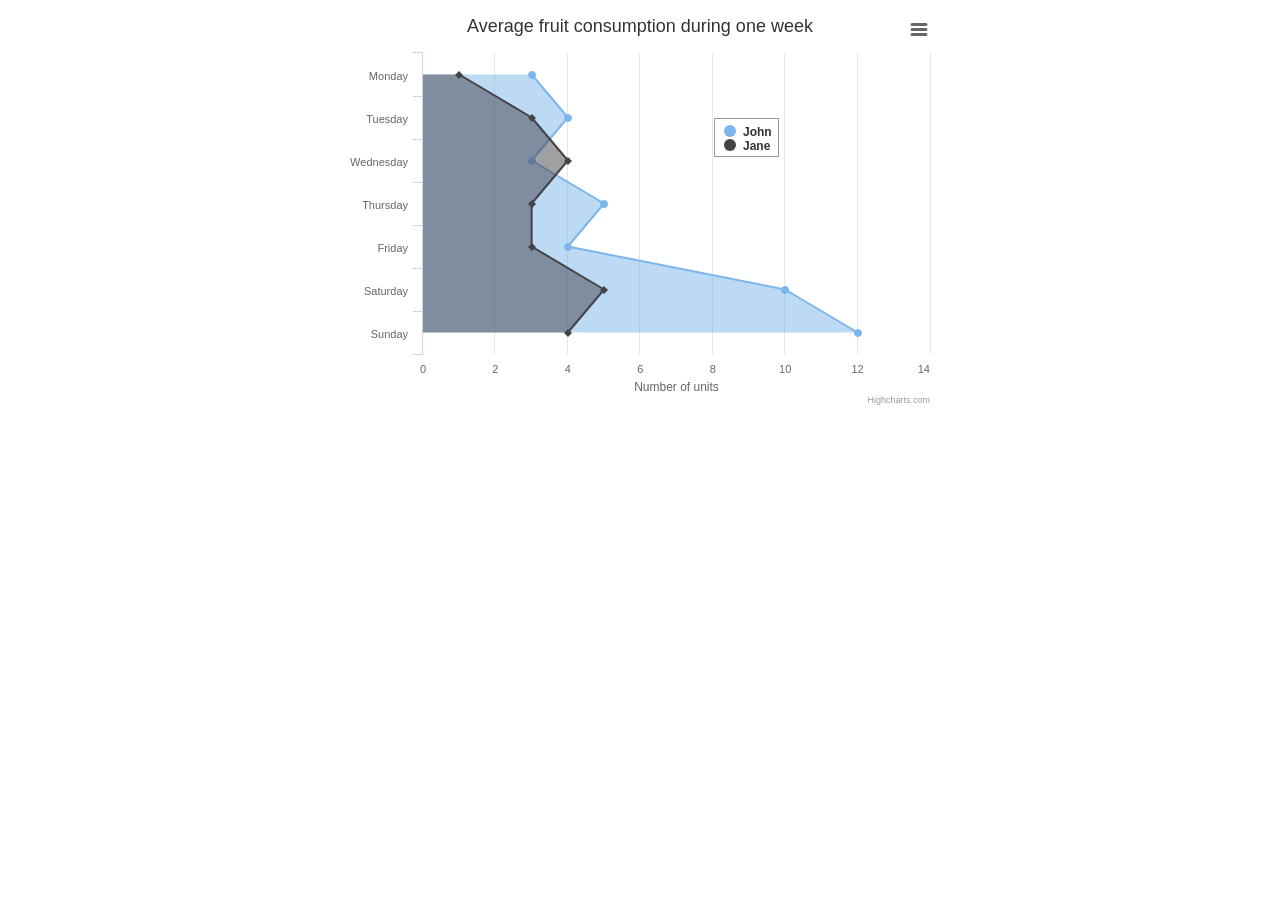
<file: v1/usc/scientific/dashboard/lib/highcharts/examples/area-inverted/index.htm>
<!DOCTYPE HTML>
<html>
	<head>
		<meta http-equiv="Content-Type" content="text/html; charset=utf-8">
		<title>Highcharts Example</title>

		<style type="text/css">

		</style>
	</head>
	<body>
<script src="../../code/highcharts.js"></script>
<script src="../../code/modules/exporting.js"></script>

<div id="container" style="min-width: 310px; height: 400px; max-width: 600px; margin: 0 auto"></div>



		<script type="text/javascript">

Highcharts.chart('container', {
    chart: {
        type: 'area',
        inverted: true
    },
    title: {
        text: 'Average fruit consumption during one week'
    },
    subtitle: {
        style: {
            position: 'absolute',
            right: '0px',
            bottom: '10px'
        }
    },
    legend: {
        layout: 'vertical',
        align: 'right',
        verticalAlign: 'top',
        x: -150,
        y: 100,
        floating: true,
        borderWidth: 1,
        backgroundColor: (Highcharts.theme && Highcharts.theme.legendBackgroundColor) || '#FFFFFF'
    },
    xAxis: {
        categories: [
            'Monday',
            'Tuesday',
            'Wednesday',
            'Thursday',
            'Friday',
            'Saturday',
            'Sunday'
        ]
    },
    yAxis: {
        title: {
            text: 'Number of units'
        },
        labels: {
            formatter: function () {
                return this.value;
            }
        },
        min: 0
    },
    plotOptions: {
        area: {
            fillOpacity: 0.5
        }
    },
    series: [{
        name: 'John',
        data: [3, 4, 3, 5, 4, 10, 12]
    }, {
        name: 'Jane',
        data: [1, 3, 4, 3, 3, 5, 4]
    }]
});
		</script>
	</body>
</html>
</file>
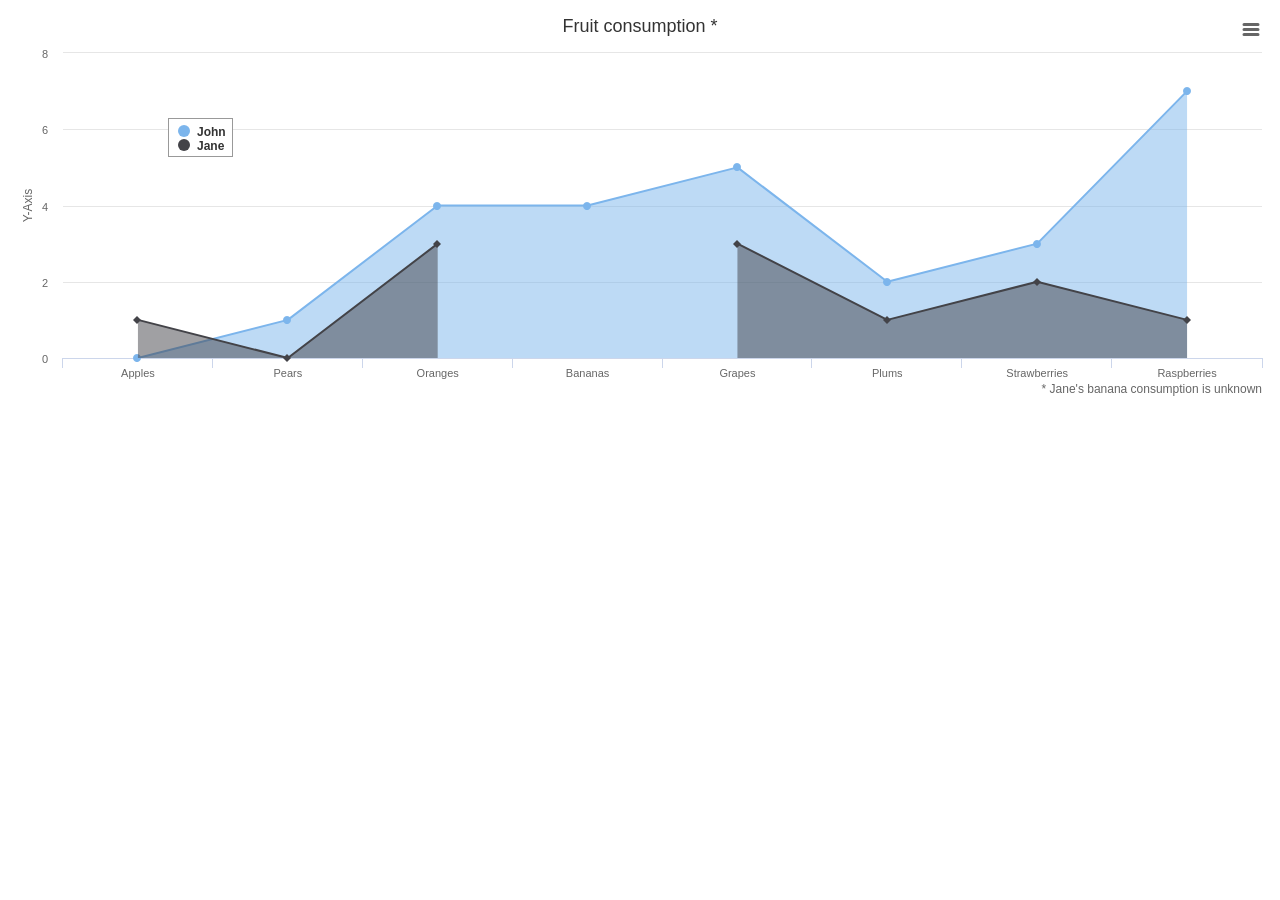
<file: v1/usc/scientific/dashboard/lib/highcharts/examples/area-missing/index.htm>
<!DOCTYPE HTML>
<html>
	<head>
		<meta http-equiv="Content-Type" content="text/html; charset=utf-8">
		<title>Highcharts Example</title>

		<style type="text/css">

		</style>
	</head>
	<body>
<script src="../../code/highcharts.js"></script>
<script src="../../code/modules/exporting.js"></script>

<div id="container" style="min-width: 310px; height: 400px; margin: 0 auto"></div>



		<script type="text/javascript">

Highcharts.chart('container', {
    chart: {
        type: 'area',
        spacingBottom: 30
    },
    title: {
        text: 'Fruit consumption *'
    },
    subtitle: {
        text: '* Jane\'s banana consumption is unknown',
        floating: true,
        align: 'right',
        verticalAlign: 'bottom',
        y: 15
    },
    legend: {
        layout: 'vertical',
        align: 'left',
        verticalAlign: 'top',
        x: 150,
        y: 100,
        floating: true,
        borderWidth: 1,
        backgroundColor: (Highcharts.theme && Highcharts.theme.legendBackgroundColor) || '#FFFFFF'
    },
    xAxis: {
        categories: ['Apples', 'Pears', 'Oranges', 'Bananas', 'Grapes', 'Plums', 'Strawberries', 'Raspberries']
    },
    yAxis: {
        title: {
            text: 'Y-Axis'
        },
        labels: {
            formatter: function () {
                return this.value;
            }
        }
    },
    tooltip: {
        formatter: function () {
            return '<b>' + this.series.name + '</b><br/>' +
                this.x + ': ' + this.y;
        }
    },
    plotOptions: {
        area: {
            fillOpacity: 0.5
        }
    },
    credits: {
        enabled: false
    },
    series: [{
        name: 'John',
        data: [0, 1, 4, 4, 5, 2, 3, 7]
    }, {
        name: 'Jane',
        data: [1, 0, 3, null, 3, 1, 2, 1]
    }]
});
		</script>
	</body>
</html>
</file>
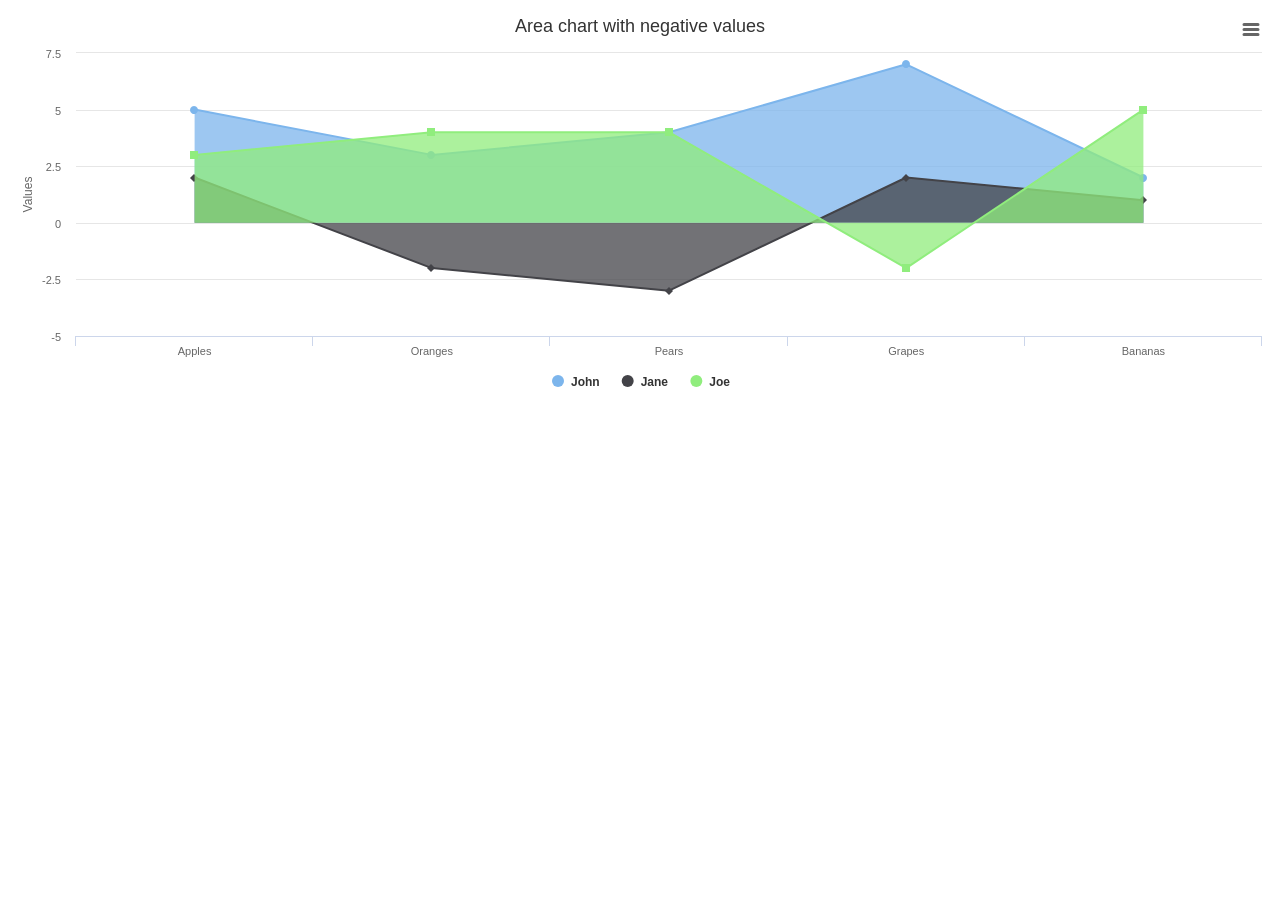
<file: v1/usc/scientific/dashboard/lib/highcharts/examples/area-negative/index.htm>
<!DOCTYPE HTML>
<html>
	<head>
		<meta http-equiv="Content-Type" content="text/html; charset=utf-8">
		<title>Highcharts Example</title>

		<style type="text/css">

		</style>
	</head>
	<body>
<script src="../../code/highcharts.js"></script>
<script src="../../code/modules/exporting.js"></script>

<div id="container" style="min-width: 310px; height: 400px; margin: 0 auto"></div>



		<script type="text/javascript">

Highcharts.chart('container', {
    chart: {
        type: 'area'
    },
    title: {
        text: 'Area chart with negative values'
    },
    xAxis: {
        categories: ['Apples', 'Oranges', 'Pears', 'Grapes', 'Bananas']
    },
    credits: {
        enabled: false
    },
    series: [{
        name: 'John',
        data: [5, 3, 4, 7, 2]
    }, {
        name: 'Jane',
        data: [2, -2, -3, 2, 1]
    }, {
        name: 'Joe',
        data: [3, 4, 4, -2, 5]
    }]
});
		</script>
	</body>
</html>
</file>
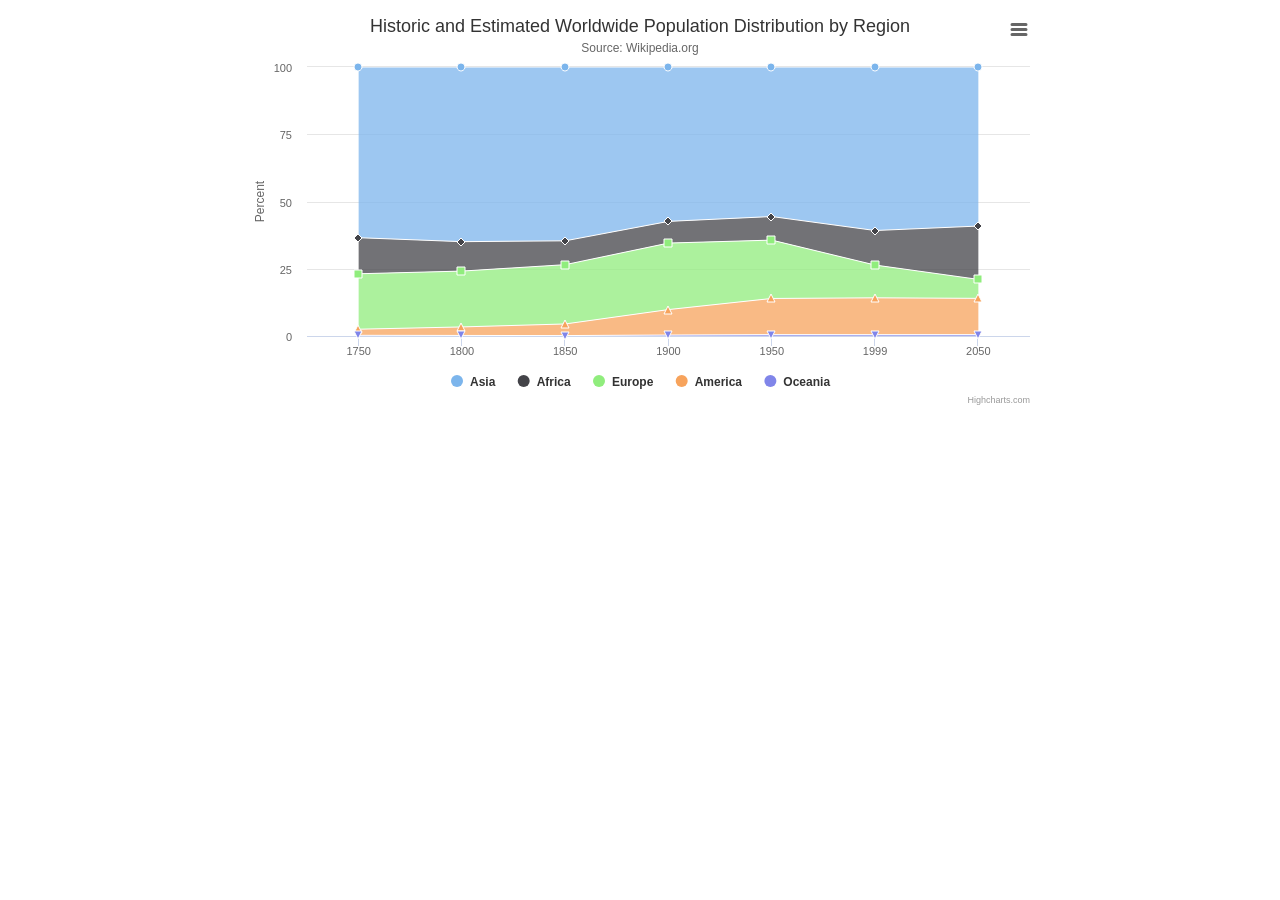
<file: v1/usc/scientific/dashboard/lib/highcharts/examples/area-stacked-percent/index.htm>
<!DOCTYPE HTML>
<html>
	<head>
		<meta http-equiv="Content-Type" content="text/html; charset=utf-8">
		<title>Highcharts Example</title>

		<style type="text/css">

		</style>
	</head>
	<body>
<script src="../../code/highcharts.js"></script>
<script src="../../code/modules/exporting.js"></script>

<div id="container" style="min-width: 310px; height: 400px; max-width: 800px; margin: 0 auto"></div>



		<script type="text/javascript">

Highcharts.chart('container', {
    chart: {
        type: 'area'
    },
    title: {
        text: 'Historic and Estimated Worldwide Population Distribution by Region'
    },
    subtitle: {
        text: 'Source: Wikipedia.org'
    },
    xAxis: {
        categories: ['1750', '1800', '1850', '1900', '1950', '1999', '2050'],
        tickmarkPlacement: 'on',
        title: {
            enabled: false
        }
    },
    yAxis: {
        title: {
            text: 'Percent'
        }
    },
    tooltip: {
        pointFormat: '<span style="color:{series.color}">{series.name}</span>: <b>{point.percentage:.1f}%</b> ({point.y:,.0f} millions)<br/>',
        split: true
    },
    plotOptions: {
        area: {
            stacking: 'percent',
            lineColor: '#ffffff',
            lineWidth: 1,
            marker: {
                lineWidth: 1,
                lineColor: '#ffffff'
            }
        }
    },
    series: [{
        name: 'Asia',
        data: [502, 635, 809, 947, 1402, 3634, 5268]
    }, {
        name: 'Africa',
        data: [106, 107, 111, 133, 221, 767, 1766]
    }, {
        name: 'Europe',
        data: [163, 203, 276, 408, 547, 729, 628]
    }, {
        name: 'America',
        data: [18, 31, 54, 156, 339, 818, 1201]
    }, {
        name: 'Oceania',
        data: [2, 2, 2, 6, 13, 30, 46]
    }]
});
		</script>
	</body>
</html>
</file>
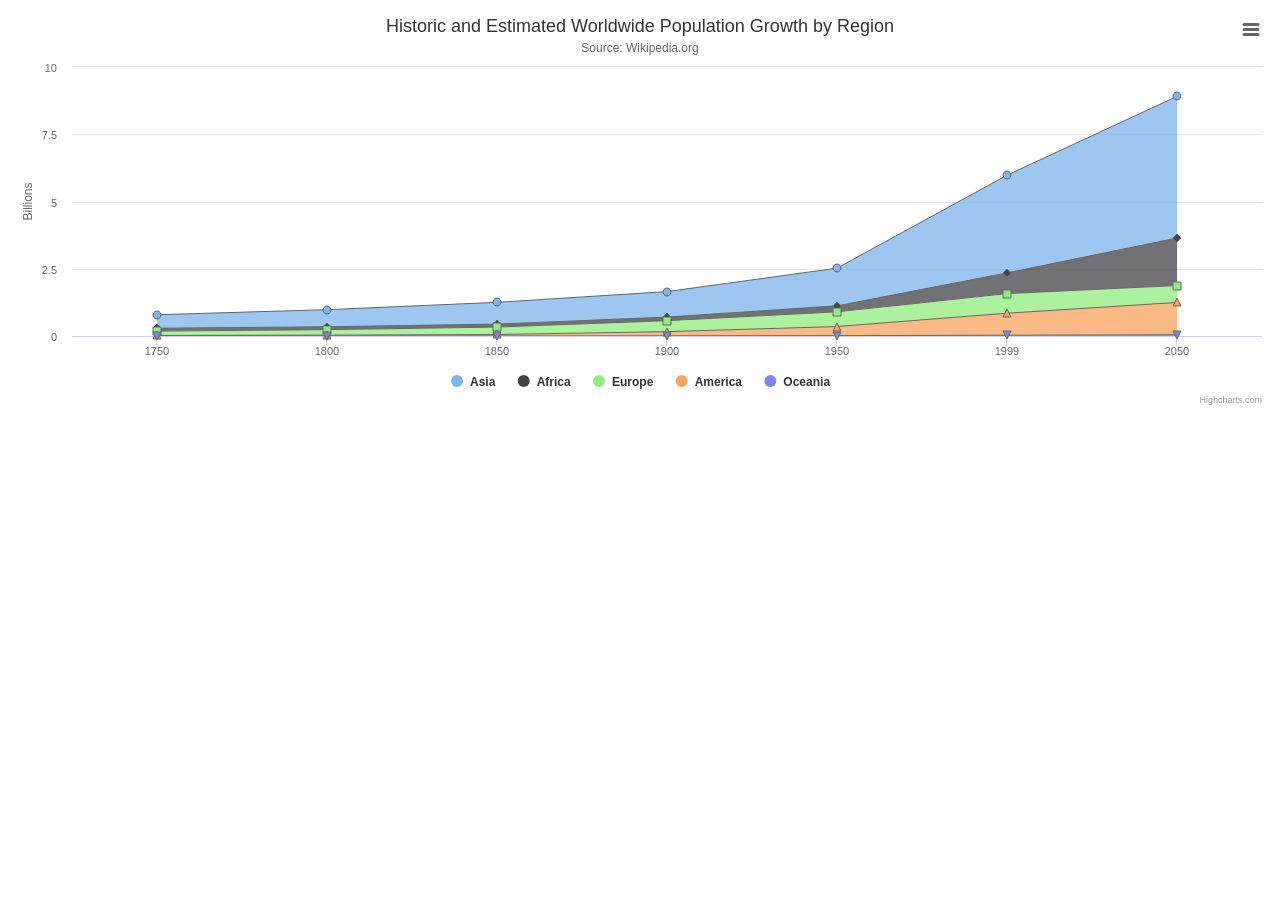
<file: v1/usc/scientific/dashboard/lib/highcharts/examples/area-stacked/index.htm>
<!DOCTYPE HTML>
<html>
	<head>
		<meta http-equiv="Content-Type" content="text/html; charset=utf-8">
		<title>Highcharts Example</title>

		<style type="text/css">

		</style>
	</head>
	<body>
<script src="../../code/highcharts.js"></script>
<script src="../../code/modules/exporting.js"></script>

<div id="container" style="min-width: 310px; height: 400px; margin: 0 auto"></div>



		<script type="text/javascript">

Highcharts.chart('container', {
    chart: {
        type: 'area'
    },
    title: {
        text: 'Historic and Estimated Worldwide Population Growth by Region'
    },
    subtitle: {
        text: 'Source: Wikipedia.org'
    },
    xAxis: {
        categories: ['1750', '1800', '1850', '1900', '1950', '1999', '2050'],
        tickmarkPlacement: 'on',
        title: {
            enabled: false
        }
    },
    yAxis: {
        title: {
            text: 'Billions'
        },
        labels: {
            formatter: function () {
                return this.value / 1000;
            }
        }
    },
    tooltip: {
        split: true,
        valueSuffix: ' millions'
    },
    plotOptions: {
        area: {
            stacking: 'normal',
            lineColor: '#666666',
            lineWidth: 1,
            marker: {
                lineWidth: 1,
                lineColor: '#666666'
            }
        }
    },
    series: [{
        name: 'Asia',
        data: [502, 635, 809, 947, 1402, 3634, 5268]
    }, {
        name: 'Africa',
        data: [106, 107, 111, 133, 221, 767, 1766]
    }, {
        name: 'Europe',
        data: [163, 203, 276, 408, 547, 729, 628]
    }, {
        name: 'America',
        data: [18, 31, 54, 156, 339, 818, 1201]
    }, {
        name: 'Oceania',
        data: [2, 2, 2, 6, 13, 30, 46]
    }]
});
		</script>
	</body>
</html>
</file>
<file: v1/usc/scientific/dashboard/style/custom.theme.css>
@charset "UTF-8";
.left_col {
  background: #2d2d2d; }

.nav-sm .container.body .col-md-3.left_col {
  width: 70px;
  padding: 0;
  z-index: 9999;
  position: absolute; }

.nav-sm .container.body .col-md-3.left_col.menu_fixed {
  position: fixed;
  height: 100%; }

.nav-sm .container.body .col-md-3.left_col .mCSB_container,
.nav-sm .container.body .col-md-3.left_col .mCustomScrollBox {
  overflow: visible; }

.nav-sm .hidden-small {
  visibility: hidden; }

.nav-sm .container.body .right_col {
  padding: 10px 20px;
  margin-left: 70px;
  z-index: 2; }

.nav-sm .navbar.nav_title {
  width: 70px; }

.nav-sm .navbar.nav_title a span {
  display: none; }

.nav-sm .navbar.nav_title a i {
  font-size: 27px;
  margin: 13px 0 0 3px; }

.site_title i {
  border: 1px solid #EAEAEA;
  padding: 5px 6px;
  border-radius: 50%; }

.nav-sm .main_container .top_nav {
  display: block;
  margin-left: 70px;
  z-index: 2; }

.nav-sm .nav.side-menu li a {
  text-align: center !important;
  font-weight: 400;
  font-size: 10px;
  padding: 10px 5px; }

.nav-sm .nav.child_menu li.active,
.nav-sm .nav.side-menu li.active-sm {
  border-right: 5px solid #1ABB9C; }

.nav-sm ul.nav.child_menu ul,
.nav-sm .nav.side-menu li.active-sm ul ul {
  position: static;
  width: 200px;
  background: none; }

.nav-sm > .nav.side-menu > li.active-sm > a {
  color: #1ABB9C !important; }

.nav-sm .nav.side-menu li a i.toggle-up {
  display: none !important; }

.nav-sm .nav.side-menu li a i {
  font-size: 25px !important;
  text-align: center;
  width: 100% !important;
  margin-bottom: 5px; }

.nav-sm ul.nav.child_menu {
  left: 100%;
  position: absolute;
  top: 0;
  width: 210px;
  z-index: 4000;
  background: #3E5367;
  display: none; }

.nav-sm ul.nav.child_menu li {
  padding: 0 10px; }

.nav-sm ul.nav.child_menu li a {
  text-align: left !important; }

.nav-sm .profile {
  display: none; }

.menu_section {
  margin-bottom: 35px; }

.menu_section h3 {
  padding-left: 23px;
  color: #fff;
  text-transform: uppercase;
  letter-spacing: .5px;
  font-weight: bold;
  font-size: 11px;
  margin-bottom: 0;
  margin-top: 0;
  text-shadow: 1px 1px #000; }

.menu_section > ul {
  margin-top: -1px;
}

.profile_pic {
  width: 35%;
  float: left; }

.img-circle.profile_img {
  width: 70%;
  background: #fff;
  margin-left: 15%;
  z-index: 1000;
  position: inherit;
  margin-top: 20px;
  border: 1px solid rgba(52, 73, 94, 0.44);
  padding: 4px; }

.profile_info {
  padding: 25px 10px 10px;
  width: 65%;
  float: left; }

.profile_info span {
  font-size: 13px;
  line-height: 30px;
  color: #BAB8B8; }

.profile_info h2 {
  font-size: 14px;
  color: #ECF0F1;
  margin: 0;
  font-weight: 300; }

.profile.img_2 {
  text-align: center; }

.profile.img_2 .profile_pic {
  width: 100%; }

.profile.img_2 .profile_pic .img-circle.profile_img {
  width: 50%;
  margin: 10px 0 0; }

.profile.img_2 .profile_info {
  padding: 15px 10px 0;
  width: 100%;
  margin-bottom: 10px;
  float: left; }

.main_menu span.fa {
  float: right;
  text-align: center;
  margin-top: 5px;
  font-size: 10px;
  min-width: inherit;
  color: #C4CFDA; }

.active a span.fa {
  text-align: right !important;
  margin-right: 4px; }

.nav-sm .menu_section {
  margin: 0; }

.nav-sm span.fa,
.nav-sm .menu_section h3 {
  display: none; }

.nav-sm li li span.fa {
  display: inline-block; }

.nav_menu {
  float: left;
  background: #32373a;
  border-bottom: 1px solid #32373a;
  margin-bottom: 10px;
  width: 100%;
  position: relative; }

@media (min-width: 480px) {
  .nav_menu {
    position: static; } }
.nav-md .container.body .col-md-3.left_col {
  width: 230px;
  padding: 0;
  position: absolute;
  display: -ms-flexbox;
  display: flex;
  z-index: 9999; }

.nav-md .container.body .col-md-3.left_col.menu_fixed {
  height: 100%;
  position: fixed; }

body .container.body .right_col {
  background: #32373a; }

.nav-md .container.body .right_col {
  padding: 10px 20px 0;
  margin-left: 230px; }

.nav_title {
  width: 230px;
  float: left;
  background: #2d2d2d;
  border-radius: 0;
  height: 57px; }

@media (max-width: 991px) {
  .nav-md .container.body .right_col, .nav-md .container.body .top_nav {
    width: 100%;
    margin: 0; }

  .nav-md .container.body .col-md-3.left_col {
    display: none; }

  .nav-md .container.body .right_col {
    width: 100%;
    padding-right: 0; }

  .right_col {
    padding: 10px !important; } }
@media (max-width: 1200px) {
  .x_title h2 {
    width: 62%;
    font-size: 17px; }

  .tile, .graph {
    zoom: 85%;
    height: inherit; } }
@media (max-width: 1270px) and (min-width: 192px) {
  .x_title h2 small {
    display: none; } }
.left_col .mCSB_scrollTools {
  width: 6px; }

.left_col .mCSB_dragger {
  max-height: 400px !important; }

/**  ------------------------------------------  **/
.blue {
  color: #3498DB; }

.purple {
  color: #9B59B6; }

.green {
  color: #1ABB9C; }

.aero {
  color: #9CC2CB; }

.red {
  color: #E74C3C; }

.dark {
  color: #34495E; }

.border-blue {
  border-color: #3498DB !important; }

.border-purple {
  border-color: #9B59B6 !important; }

.border-green {
  border-color: #1ABB9C !important; }

.border-aero {
  border-color: #9CC2CB !important; }

.border-red {
  border-color: #E74C3C !important; }

.border-dark {
  border-color: #34495E !important; }

.bg-white {
  background: #fff !important;
  border: 1px solid #fff !important;
  color: #73879C; }

.bg-green {
  background: #1ABB9C !important;
  border: 1px solid #1ABB9C !important;
  color: #fff; }

.bg-red {
  background: #E74C3C !important;
  border: 1px solid #E74C3C !important;
  color: #fff; }

.bg-blue {
  background: #3498DB !important;
  border: 1px solid #3498DB !important;
  color: #fff; }

.bg-orange {
  background: #F39C12 !important;
  border: 1px solid #F39C12 !important;
  color: #fff; }

.bg-purple {
  background: #9B59B6 !important;
  border: 1px solid #9B59B6 !important;
  color: #fff; }

.bg-blue-sky {
  background: #50C1CF !important;
  border: 1px solid #50C1CF !important;
  color: #fff; }

.container {
  width: 100%;
  padding: 0; }

.navbar-nav > li > a, .navbar-brand, .navbar-nav > li > a {
  color: #fff !important; }

.top_nav .nav > li > a:focus, .top_nav .nav > li > a:hover, .top_nav .nav .open > a, .top_nav .nav .open > a:focus, .top_nav .nav .open > a:hover {
  background: #D9DEE4; }

body {
  color: #009688;
  background: #2d2d2d;
  font-family: "Helvetica Neue", Roboto, Arial, "Droid Sans", sans-serif;
  font-size: 13px;
  font-weight: 400;
  line-height: 1.471; }

.main_container .top_nav {
  display: block;
  margin-left: 230px; }

.no-padding {
  padding: 0 !important; }

.page-title {
  width: 100%;
  height: 65px;
  padding: 10px 0; }

.page-title .title_left {
  width: 45%;
  float: left;
  display: block; }

.page-title .title_left h3 {
  margin: 9px 0; }

.page-title .title_right {
  width: 55%;
  float: left;
  display: block; }

.page-title .title_right .pull-right {
  margin: 10px 0; }

.fixed_height_320 {
  height: 320px; }

.fixed_height_390 {
  height: 390px; }

.fixed_height_200 {
  height: 200px; }

.overflow_hidden {
  overflow: hidden; }

.progress-bar-dark {
  background-color: #34495E !important; }

.progress-bar-gray {
  background-color: #BDC3C7 !important; }

table.no-margin .progress {
  margin-bottom: 0; }

.main_content {
  padding: 10px 20px; }

.col-md-55 {
  width: 50%;
  margin-bottom: 10px; }

@media (min-width: 768px) {
  .col-md-55 {
    width: 20%; } }
@media (min-width: 992px) {
  .col-md-55 {
    width: 20%; } }
@media (min-width: 1200px) {
  .col-md-55 {
    width: 20%; } }
@media (min-width: 192px) and (max-width: 1270px) {
  table.tile_info span.right {
    margin-right: 7px;
    float: left; } }
.center-margin {
  margin: 0 auto;
  float: none !important; }

.col-md-55, .col-xs-1, .col-sm-1, .col-md-1, .col-lg-1, .col-xs-2, .col-sm-2, .col-md-2, .col-lg-2, .col-xs-3, .col-sm-3, .col-md-3, .col-lg-3, .col-xs-4, .col-sm-4, .col-md-4, .col-lg-4, .col-xs-5, .col-sm-5, .col-md-5, .col-lg-5, .col-xs-6, .col-sm-6, .col-md-6, .col-lg-6, .col-xs-7, .col-sm-7, .col-md-7, .col-lg-7, .col-xs-8, .col-sm-8, .col-md-8, .col-lg-8, .col-xs-9, .col-sm-9, .col-md-9, .col-lg-9, .col-xs-10, .col-sm-10, .col-md-10, .col-lg-10, .col-xs-11, .col-sm-11, .col-md-11, .col-lg-11, .col-xs-12, .col-sm-12, .col-md-12, .col-lg-12 {
  position: relative;
  min-height: 1px;
  float: left;
  padding-right: 10px;
  padding-left: 10px; }

.row {
  margin-right: -10px;
  margin-left: -10px; }

.grid_slider .col-md-6 {
  padding: 0 40px; }

h1, .h1, h2, .h2, h3, .h3 {
  margin-top: 10px;
  margin-bottom: 10px; }

a {
  color: #5A738E;
  text-decoration: none; }

a, a:visited, a:focus, a:active, :visited, :focus, :active, .btn:focus, .btn:active:focus, .btn.active:focus, .btn.focus, .btn:active.focus, .btn.active.focus {
  outline: 0; }

a:hover, a:focus {
  text-decoration: none; }

.navbar {
  margin-bottom: 0; }

.navbar-header {
  background: #34495E; }

.navbar-right {
  margin-right: 0; }

.top_nav .navbar-right {
  margin: 0;
  width: 70%;
  float: right; }

.top_nav .navbar-right li {
  display: inline-block;
  float: right;
  position: static; }

@media (min-width: 480px) {
  .top_nav .navbar-right li {
    position: relative; } }
.top_nav .dropdown-menu li {
  width: 100%; }

.top_nav .dropdown-menu li a {
  width: 100%;
  padding: 12px 20px; }

.top_nav li a i {
  font-size: 15px; }

.navbar-static-top {
  position: fixed;
  top: 0;
  width: 100%; }

.sidebar-header {
  border-bottom: 0;
  margin-top: 46px; }

.sidebar-header:first-of-type {
  margin-top: 0; }

.nav.side-menu > li {
  position: relative;
  display: block;
  cursor: pointer; }

.nav.side-menu > li > a {
  margin-bottom: 6px; }

.nav.side-menu > li > a:hover {
  color: #F2F5F7 !important; }

.nav.side-menu > li > a:hover, .nav > li > a:focus {
  text-decoration: none;
  background: transparent; }

.nav.child_menu {
  display: none; }

.nav.child_menu li:hover,
.nav.child_menu li.active {
  background-color: rgba(255, 255, 255, 0.06); }

.nav.child_menu li {
  padding-left: 36px; }

.nav-md ul.nav.child_menu li:before {
  background: #425668;
  bottom: auto;
  content: "";
  height: 8px;
  left: 23px;
  margin-top: 15px;
  position: absolute;
  right: auto;
  width: 8px;
  z-index: 1;
  border-radius: 50%; }

.nav-md ul.nav.child_menu li:after {
  border-left: 1px solid #425668;
  bottom: 0;
  content: "";
  left: 27px;
  position: absolute;
  top: 0; }

.nav.side-menu > li > a, .nav.child_menu > li > a {
  color: #E7E7E7;
  font-weight: 500; }

.nav.child_menu li li:hover,
.nav.child_menu li li.active {
  background: none; }

.nav.child_menu li li a:hover,
.nav.child_menu li li a.active {
  color: #fff; }

.nav > li > a {
  position: relative;
  display: block;
  padding: 13px 15px 12px; }

.nav.side-menu > li.current-page, .nav.side-menu > li.active {
  border-right: 5px solid #1ABB9C; }

.nav li.current-page {
  background: rgba(255, 255, 255, 0.05); }

.nav li li li.current-page {
  background: none; }

.nav li li.current-page a {
  color: #fff; }

.nav.side-menu > li.active > a {
  text-shadow: rgba(0, 0, 0, 0.25) 0 -1px 0;
  background: linear-gradient(#334556, #2C4257), #2A3F54;
  box-shadow: rgba(0, 0, 0, 0.25) 0 1px 0, inset rgba(255, 255, 255, 0.16) 0 1px 0; }

.navbar-brand, .navbar-nav > li > a {
  font-weight: 500;
  color: #ECF0F1 !important;
  margin-left: 0 !important;
  line-height: 32px; }

.site_title {
  text-overflow: ellipsis;
  overflow: hidden;
  font-weight: 400;
  font-size: 22px;
  width: 100%;
  color: #ECF0F1 !important;
  margin-left: 0 !important;
  line-height: 59px;
  display: block;
  height: 55px;
  margin: 0;
  padding-left: 10px; }

.site_title:hover, .site_title:focus {
  text-decoration: none; }

.nav.navbar-nav > li > a {
  color: #515356 !important; }

.nav.top_menu > li > a {
  position: relative;
  display: block;
  padding: 10px 15px;
  color: #34495E !important; }

.nav > li > a:hover, .nav > li > a:focus {
  background-color: transparent; }

.top_search {
  padding: 0; }

.top_search .form-control {
  border-right: 0;
  box-shadow: inset 0 1px 0px rgba(0, 0, 0, 0.075);
  border-radius: 25px 0px 0px 25px;
  padding-left: 20px;
  border: 1px solid rgba(221, 226, 232, 0.49); }

.top_search .form-control:focus {
  border: 1px solid rgba(221, 226, 232, 0.49);
  border-right: 0; }

.top_search .input-group-btn button {
  border-radius: 0px 25px 25px 0px;
  border: 1px solid rgba(221, 226, 232, 0.49);
  border-left: 0;
  box-shadow: inset 0 1px 1px rgba(0, 0, 0, 0.075);
  color: #93A2B2;
  margin-bottom: 0 !important; }

.toggle {
  float: left;
  margin: 0;
  padding-top: 16px;
  width: 70px; }

.toggle a {
  padding: 15px 15px 0;
  margin: 0;
  cursor: pointer; }

.toggle a i {
  font-size: 26px; }

.nav.child_menu > li > a {
  color: rgba(255, 255, 255, 0.75);
  font-size: 12px;
  padding: 9px; }

.panel_toolbox {
  float: right;
  min-width: 70px; }

.panel_toolbox > li {
  float: left;
  cursor: pointer; }

.panel_toolbox > li > a {
  padding: 5px;
  color: #C5C7CB;
  font-size: 14px; }

.panel_toolbox > li > a:hover {
  background: #F5F7FA; }

.line_30 {
  line-height: 30px; }

.main_menu_side {
  padding: 0; }

.bs-docs-sidebar .nav > li > a {
  display: block;
  padding: 4px 6px; }

footer {
  background: #32373a;
  padding: 15px 20px;
  display: block; }

@media (min-width: 768px) {
  footer {
    margin-left: 230px; } }
.nav-sm footer {
  margin-left: 70px; }

.footer_fixed footer {
  position: fixed;
  left: 0px;
  bottom: 0px;
  width: 100%; }

@media (min-width: 768px) {
  .footer_fixed footer {
    margin-left: 0; } }
@media (min-width: 768px) {
  .footer_fixed .nav-sm footer {
    margin-left: 0; } }
.tile-stats.sparkline {
  padding: 10px;
  text-align: center; }

.jqstooltip {
  background: #34495E !important;
  width: 30px !important;
  height: 22px !important;
  text-decoration: none; }

.tooltip {
  display: block !important; }

.tiles {
  border-top: 1px solid #ccc;
  margin-top: 15px;
  padding-top: 5px;
  margin-bottom: 0; }

.tile {
  overflow: hidden; }

.top_tiles {
  margin-bottom: 0; }

.top_tiles .tile h2 {
  font-size: 30px;
  line-height: 30px;
  margin: 3px 0 7px;
  font-weight: bold; }

article.media {
  width: 100%; }

/* *********  custom accordion  **************************** */
*, *:before, *:after {
  box-sizing: border-box; }

#integration-list {
  width: 100%;
  margin: 0 auto;
  display: table; }

#integration-list ul {
  padding: 0;
  margin: 20px 0;
  color: #555; }

#integration-list ul > li {
  list-style: none;
  border-top: 1px solid #ddd;
  display: block;
  padding: 15px;
  overflow: hidden; }

#integration-list ul:last-child {
  border-bottom: 1px solid #ddd; }

#integration-list ul > li:hover {
  background: #efefef; }

.expand {
  display: block;
  text-decoration: none;
  color: #555;
  cursor: pointer; }

.expand h2 {
  width: 85%;
  float: left; }

h2 {
  font-size: 18px;
  font-weight: 400; }

#left, #right {
  display: table; }

#sup {
  display: table-cell;
  vertical-align: middle;
  width: 80%; }

.detail a {
  text-decoration: none;
  color: #C0392B;
  border: 1px solid #C0392B;
  padding: 6px 10px 5px;
  font-size: 13px;
  margin-right: 7px; }

.detail {
  margin: 10px 0 10px 0px;
  display: none;
  line-height: 22px;
  height: 150px; }

.detail span {
  margin: 0; }

.right-arrow {
  width: 10px;
  float: right;
  font-weight: bold;
  font-size: 20px; }

.accordion .panel {
  margin-bottom: 5px;
  border-radius: 0;
  border-bottom: 1px solid #efefef; }

.accordion .panel-heading {
  background: #F2F5F7;
  padding: 13px;
  width: 100%;
  display: block; }

.accordion .panel:hover {
  background: #F2F5F7; }

.x_panel {
  position: relative;
  width: 100%;
  margin-bottom: 10px;
  padding: 10px 17px;
  display: inline-block;
  background: #32373a;
  border: 1px solid #32373a;
  -webkit-column-break-inside: avoid;
  -moz-column-break-inside: avoid;
  column-break-inside: avoid;
  opacity: 1;
  transition: all .2s ease; }

.x_title {
  border-bottom: 2px solid #2196f3;
  padding: 1px 5px 6px;
  margin-bottom: 10px; }

.x_title .filter {
  width: 40%;
  float: right; }

.x_title h2 {
  margin: 5px 0 6px;
  float: left;
  display: block;
  text-overflow: ellipsis;
  overflow: hidden;
  white-space: nowrap; }

.x_title h2 small {
  margin-left: 10px; }

.x_title span {
  color: #BDBDBD; }

.x_content {
  padding: 0 5px 6px;
  position: relative;
  width: 100%;
  float: left;
  clear: both;
  margin-top: 5px; }

.x_content h4 {
  font-size: 16px;
  font-weight: 500; }

legend {
  padding-bottom: 7px; }

.demo-placeholder {
  height: 280px; }

/** Contacts **/
.profile_details:nth-child(3n) {
  clear: both; }

.profile_details .profile_view {
  display: inline-block;
  padding: 10px 0 0;
  background: #fff; }

.profile_details .profile_view .divider {
  border-top: 1px solid #e5e5e5;
  padding-top: 5px;
  margin-top: 5px; }

.profile_details .profile_view .ratings {
  margin-bottom: 0; }

.profile_details .profile_view .bottom {
  background: #F2F5F7;
  padding: 9px 0;
  border-top: 1px solid #E6E9ED; }

.profile_details .profile_view .left {
  margin-top: 20px; }

.profile_details .profile_view .left p {
  margin-bottom: 3px; }

.profile_details .profile_view .right {
  margin-top: 0px;
  padding: 10px; }

.profile_details .profile_view .img-circle {
  border: 1px solid #E6E9ED;
  padding: 2px; }

.profile_details .profile_view h2 {
  margin: 5px 0; }

.profile_details .profile_view .ratings {
  text-align: left;
  font-size: 16px; }

.profile_details .profile_view .brief {
  margin: 0;
  font-weight: 300; }

.profile_details .profile_left {
  background: white; }

.pagination.pagination-split li {
  display: inline-block;
  margin-right: 3px; }

.pagination.pagination-split li a {
  border-radius: 4px;
  color: #768399;
  -moz-border-radius: 4px;
  -webkit-border-radius: 4px; }

/** Contacts **/
/* *********  /custom accordion  **************************** */
/* *********  dashboard widget  **************************** */
table.tile h3, table.tile h4, table.tile span {
  font-weight: bold;
  vertical-align: middle !important; }

table.tile th, table.tile td {
  text-align: center; }

table.tile th {
  border-bottom: 1px solid #E6ECEE; }

table.tile td {
  padding: 5px 0; }

table.tile td ul {
  text-align: left;
  padding-left: 0; }

table.tile td ul li {
  list-style: none;
  width: 100%; }

table.tile td ul li a {
  width: 100%; }

table.tile td ul li a big {
  right: 0;
  float: right;
  margin-right: 13px; }

table.tile_info {
  width: 100%; }

table.tile_info td {
  text-align: left;
  padding: 1px;
  font-size: 15px; }

table.tile_info td p {
  white-space: nowrap;
  overflow: hidden;
  text-overflow: ellipsis;
  margin: 0;
  line-height: 28px; }

table.tile_info td i {
  margin-right: 8px;
  font-size: 17px;
  float: left;
  width: 18px;
  line-height: 28px; }

table.tile_info td:first-child {
  width: 83%; }

td span {
  line-height: 28px; }

.sidebar-widget {
  overflow: hidden; }

.error-number {
  font-size: 90px;
  line-height: 90px;
  margin: 20px 0; }

.col-middle {
  margin-top: 5%; }

.mid_center {
  width: 370px;
  margin: 0 auto;
  text-align: center;
  padding: 10px 20px; }

h3.degrees {
  font-size: 22px;
  font-weight: 400;
  text-align: center; }

.degrees:after {
  content: "o";
  position: relative;
  top: -12px;
  font-size: 13px;
  font-weight: 300; }

.daily-weather .day {
  font-size: 14px;
  border-top: 2px solid rgba(115, 135, 156, 0.36);
  text-align: center;
  border-bottom: 2px solid rgba(115, 135, 156, 0.36);
  padding: 5px 0; }

.weather-days .col-sm-2 {
  overflow: hidden;
  width: 16.66666667%; }

.weather .row {
  margin-bottom: 0; }

/* *********  tables styling  ******************************* */
.bulk-actions {
  display: none; }

table.countries_list {
  width: 100%; }

table.countries_list td {
  padding: 0 10px;
  line-height: 30px;
  border-top: 1px solid #eeeeee; }

.dataTables_paginate a {
  padding: 6px 9px !important;
  background: #ddd !important;
  border-color: #ddd !important; }

.paging_full_numbers a.paginate_active {
  background-color: rgba(38, 185, 154, 0.59) !important;
  border-color: rgba(38, 185, 154, 0.59) !important; }

button.DTTT_button, div.DTTT_button, a.DTTT_button {
  border: 1px solid #E7E7E7 !important;
  background: #E7E7E7 !important;
  box-shadow: none !important; }

table.jambo_table {
  border: 1px solid rgba(221, 221, 221, 0.78); }

table.jambo_table thead {
  background: rgba(52, 73, 94, 0.94);
  color: #ECF0F1; }

table.jambo_table tbody tr:hover td {
  background: rgba(38, 185, 154, 0.07);
  border-top: 1px solid rgba(38, 185, 154, 0.11);
  border-bottom: 1px solid rgba(38, 185, 154, 0.11); }

table.jambo_table tbody tr.selected {
  background: rgba(38, 185, 154, 0.16); }

table.jambo_table tbody tr.selected td {
  border-top: 1px solid rgba(38, 185, 154, 0.4);
  border-bottom: 1px solid rgba(38, 185, 154, 0.4); }

.dataTables_paginate a {
  background: #ff0000; }

.dataTables_wrapper {
  position: relative;
  clear: both;
  zoom: 1;
  /* Feeling sorry for IE */ }

.dataTables_processing {
  position: absolute;
  top: 50%;
  left: 50%;
  width: 250px;
  height: 30px;
  margin-left: -125px;
  margin-top: -15px;
  padding: 14px 0 2px 0;
  border: 1px solid #ddd;
  text-align: center;
  color: #999;
  font-size: 14px;
  background-color: white; }

.dataTables_length {
  width: 40%;
  float: left; }

.dataTables_filter {
  width: 50%;
  float: right;
  text-align: right; }

.dataTables_info {
  width: 60%;
  float: left; }

.dataTables_paginate {
  float: right;
  text-align: right; }

table.dataTable th.focus,
table.dataTable td.focus {
  outline: 2px solid #1ABB9C !important;
  outline-offset: -1px; }

/* Pagination nested */
.paginate_disabled_previous, .paginate_enabled_previous, .paginate_disabled_next, .paginate_enabled_next {
  height: 19px;
  float: left;
  cursor: pointer;
  color: #111 !important; }

.paginate_disabled_previous:hover, .paginate_enabled_previous:hover, .paginate_disabled_next:hover, .paginate_enabled_next:hover {
  text-decoration: none !important; }

.paginate_disabled_previous:active, .paginate_enabled_previous:active, .paginate_disabled_next:active, .paginate_enabled_next:active {
  outline: none; }

.paginate_disabled_previous, .paginate_disabled_next {
  color: #666 !important; }

.paginate_disabled_previous, .paginate_enabled_previous {
  padding-left: 23px; }

.paginate_disabled_next, .paginate_enabled_next {
  padding-right: 23px;
  margin-left: 10px; }

.paginate_disabled_previous {
  background: url("../images/back_disabled.png") no-repeat top left; }

.paginate_enabled_previous {
  background: url("../images/back_enabled.png") no-repeat top left; }

.paginate_enabled_previous:hover {
  background: url("../images/back_enabled_hover.png") no-repeat top left; }

.paginate_disabled_next {
  background: url("../images/forward_disabled.png") no-repeat top right; }

.paginate_enabled_next {
  background: url("../images/forward_enabled.png") no-repeat top right; }

.paginate_enabled_next:hover {
  background: url("../images/forward_enabled_hover.png") no-repeat top right; }

table.display {
  margin: 0 auto;
  clear: both;
  width: 100%; }

table.display thead th {
  padding: 8px 18px 8px 10px;
  border-bottom: 1px solid black;
  font-weight: bold;
  cursor: pointer; }

table.display tfoot th {
  padding: 3px 18px 3px 10px;
  border-top: 1px solid black;
  font-weight: bold; }

table.display tr.heading2 td {
  border-bottom: 1px solid #aaa; }

table.display td {
  padding: 3px 10px; }

table.display td.center {
  text-align: center; }

table.display thead th:active, table.display thead td:active {
  outline: none; }

.dataTables_scroll {
  clear: both; }

.dataTables_scrollBody {
  *margin-top: -1px;
  -webkit-overflow-scrolling: touch; }

.top .dataTables_info {
  float: none; }

.clear {
  clear: both; }

.dataTables_empty {
  text-align: center; }

tfoot input {
  margin: 0.5em 0;
  width: 100%;
  color: #444; }

tfoot input.search_init {
  color: #999; }

td.group {
  background-color: #d1cfd0;
  border-bottom: 2px solid #A19B9E;
  border-top: 2px solid #A19B9E; }

td.details {
  background-color: #d1cfd0;
  border: 2px solid #A19B9E; }

.example_alt_pagination div.dataTables_info {
  width: 40%; }

.paging_full_numbers {
  width: 400px;
  height: 22px;
  line-height: 22px; }

.paging_full_numbers a:active {
  outline: none; }

.paging_full_numbers a:hover {
  text-decoration: none; }

.paging_full_numbers a.paginate_button, .paging_full_numbers a.paginate_active {
  border: 1px solid #aaa;
  -webkit-border-radius: 5px;
  -moz-border-radius: 5px;
  padding: 2px 5px;
  margin: 0 3px;
  cursor: pointer; }

.paging_full_numbers a.paginate_button {
  background-color: #ddd; }

.paging_full_numbers a.paginate_button:hover {
  background-color: #ccc;
  text-decoration: none !important; }

.paging_full_numbers a.paginate_active {
  background-color: #99B3FF; }

table.display tr.even.row_selected td {
  background-color: #B0BED9; }

table.display tr.odd.row_selected td {
  background-color: #9FAFD1; }

div.box {
  height: 100px;
  padding: 10px;
  overflow: auto;
  border: 1px solid #8080FF;
  background-color: #E5E5FF; }

/* *********  /tables styleing  ****************************** */
/* *********  /dashboard widget  **************************** */
/* *********  widgets  *************************************** */
ul.msg_list li {
  background: #f7f7f7;
  padding: 5px;
  display: -ms-flexbox;
  display: flex;
  margin: 6px 6px 0;
  width: 96% !important; }

ul.msg_list li:last-child {
  margin-bottom: 6px;
  padding: 10px; }

ul.msg_list li a {
  padding: 3px 5px !important; }

ul.msg_list li a .image img {
  border-radius: 2px 2px 2px 2px;
  -webkit-border-radius: 2px 2px 2px 2px;
  float: left;
  margin-right: 10px;
  width: 11%; }

ul.msg_list li a .time {
  font-size: 11px;
  font-style: italic;
  font-weight: bold;
  position: absolute;
  right: 35px; }

ul.msg_list li a .message {
  display: block !important;
  font-size: 11px; }

.dropdown-menu.msg_list span {
  white-space: normal; }

.dropdown-menu {
  border: medium none;
  box-shadow: none;
  display: none;
  float: left;
  font-size: 12px;
  left: 0;
  list-style: none outside none;
  padding: 0;
  position: absolute;
  text-shadow: none;
  top: 100%;
  z-index: 9998;
  border: 1px solid #D9DEE4;
  border-top-left-radius: 0;
  border-top-right-radius: 0; }

.dropdown-menu > li > a {
  color: #5A738E; }

.navbar-nav .open .dropdown-menu {
  position: absolute;
  background: #fff;
  margin-top: 0;
  border: 1px solid #D9DEE4;
  -webkit-box-shadow: none;
  right: 0;
  left: auto;
  width: 220px; }

.navbar-nav .open .dropdown-menu.msg_list {
  width: 300px; }

.info-number .badge {
  font-size: 10px;
  font-weight: normal;
  line-height: 13px;
  padding: 2px 6px;
  position: absolute;
  right: 2px;
  top: 8px; }

ul.to_do {
  padding: 0; }

ul.to_do li {
  background: #f3f3f3;
  border-radius: 3px;
  position: relative;
  padding: 7px;
  margin-bottom: 5px;
  list-style: none; }

ul.to_do p {
  margin: 0; }

.dashboard-widget {
  background: #f6f6f6;
  border-top: 5px solid #79C3DF;
  border-radius: 3px;
  padding: 5px 10px 10px; }

.dashboard-widget .dashboard-widget-title {
  font-weight: normal;
  border-bottom: 1px solid #c1cdcd;
  margin: 0 0 10px 0;
  padding-bottom: 5px;
  padding-left: 40px;
  line-height: 30px; }

.dashboard-widget .dashboard-widget-title i {
  font-size: 100%;
  margin-left: -35px;
  margin-right: 10px;
  color: #33a1c9;
  padding: 3px 6px;
  border: 1px solid #abd9ea;
  border-radius: 5px;
  background: #fff; }

ul.quick-list {
  width: 45%;
  padding-left: 0;
  display: inline-block; }

ul.quick-list li {
  padding-left: 10px;
  list-style: none;
  margin: 0;
  padding-bottom: 6px;
  padding-top: 4px;
  white-space: nowrap;
  text-overflow: ellipsis;
  overflow: hidden; }

ul.quick-list li i {
  padding-right: 10px;
  color: #757679; }

.dashboard-widget-content {
  padding-top: 9px; }

.dashboard-widget-content .sidebar-widget {
  width: 50%;
  display: inline-block;
  vertical-align: top;
  background: #fff;
  border: 1px solid #abd9ea;
  border-radius: 5px;
  text-align: center;
  float: right;
  padding: 2px;
  margin-top: 10px; }

.widget_summary {
  width: 100%;
  display: -ms-inline-flexbox;
  display: inline-flex; }

.widget_summary .w_left {
  float: left;
  text-align: left; }

.widget_summary .w_center {
  float: left; }

.widget_summary .w_right {
  float: left;
  text-align: right; }

.widget_summary .w_right span {
  font-size: 20px; }

.w_20 {
  width: 20%; }

.w_25 {
  width: 25%; }

.w_55 {
  width: 55%; }

h5.graph_title {
  text-align: left;
  margin-left: 10px; }

h5.graph_title i {
  margin-right: 10px;
  font-size: 17px; }

span.right {
  float: right;
  font-size: 14px !important; }

.tile_info a {
  text-overflow: ellipsis; }

.sidebar-footer {
  bottom: 0px;
  clear: both;
  display: block;
  padding: 5px 0 0 0;
  position: fixed;
  width: 230px;
  background: #2A3F54; }

.sidebar-footer a {
  padding: 7px 0 3px;
  text-align: center;
  width: 25%;
  font-size: 17px;
  display: block;
  float: left;
  background: #172D44; }

.sidebar-footer a:hover {
  background: #425567; }

/** top tiles  */
.tile_count {
  margin-bottom: 20px;
  margin-top: 20px; }

.tile_count .tile_stats_count {
  border-bottom: 1px solid #D9DEE4;
  padding: 0 10px 0 20px;
  text-overflow: ellipsis;
  overflow: hidden;
  white-space: nowrap;
  position: relative; }

@media (min-width: 992px) {
  .tile_count .tile_stats_count {
    margin-bottom: 10px;
    border-bottom: 0;
    padding-bottom: 10px; } }
.tile_count .tile_stats_count:before {
  content: "";
  position: absolute;
  left: 0;
  height: 65px;
  border-left: 2px solid #ADB2B5;
  margin-top: 10px; }

@media (min-width: 992px) {
  .tile_count .tile_stats_count:first-child:before {
    border-left: 0; } }
.tile_count .tile_stats_count .count {
  font-size: 30px;
  line-height: 47px;
  font-weight: 600; }

@media (min-width: 768px) {
  .tile_count .tile_stats_count .count {
    font-size: 40px; } }
@media (min-width: 992px) and (max-width: 1100px) {
  .tile_count .tile_stats_count .count {
    font-size: 30px; } }
.tile_count .tile_stats_count span {
  font-size: 12px; }

@media (min-width: 768px) {
  .tile_count .tile_stats_count span {
    font-size: 13px; } }
.tile_count .tile_stats_count .count_bottom i {
  width: 12px; }

/** /top tiles **/
.dashboard_graph {
  background: #fff;
  padding: 7px 10px; }

.dashboard_graph .col-md-9, .dashboard_graph .col-md-3 {
  padding: 0; }

a.user-profile {
  color: #5E6974 !important; }

.user-profile img {
  width: 29px;
  height: 29px;
  border-radius: 50%;
  margin-right: 10px; }

ul.top_profiles {
  height: 330px;
  width: 100%; }

ul.top_profiles li {
  margin: 0;
  padding: 3px 5px; }

ul.top_profiles li:nth-child(odd) {
  background-color: #eee; }

.media .profile_thumb {
  border: 1px solid;
  width: 50px;
  height: 50px;
  margin: 5px 10px 5px 0;
  border-radius: 50%;
  padding: 9px 12px; }

.media .profile_thumb i {
  font-size: 30px; }

.media .date {
  background: #ccc;
  width: 52px;
  margin-right: 10px;
  border-radius: 10px;
  padding: 5px; }

.media .date .month {
  margin: 0;
  text-align: center;
  color: #fff; }

.media .date .day {
  text-align: center;
  color: #fff;
  font-size: 27px;
  margin: 0;
  line-height: 27px;
  font-weight: bold; }

.event .media-body a.title {
  font-weight: bold; }

.event .media-body p {
  margin-bottom: 0; }

h4.graph_title {
  margin: 7px;
  text-align: center; }

/* *********  /widgets  *************************************** */
/* *********  iconts-display  **************************** */
.fontawesome-icon-list .fa-hover a:hover {
  background-color: #ddd;
  color: #fff;
  text-decoration: none; }

.fontawesome-icon-list .fa-hover a {
  display: block;
  line-height: 32px;
  height: 32px;
  padding-left: 10px;
  border-radius: 4px; }

.fontawesome-icon-list .fa-hover a:hover .fa {
  font-size: 28px;
  vertical-align: -6px; }

.fontawesome-icon-list .fa-hover a .fa {
  width: 32px;
  font-size: 16px;
  display: inline-block;
  text-align: right;
  margin-right: 10px; }

.main_menu .fa {
  width: 26px;
  opacity: .99;
  display: inline-block;
  font-family: FontAwesome;
  font-style: normal;
  font-weight: normal;
  font-size: 18px;
  -webkit-font-smoothing: antialiased;
  -moz-osx-font-smoothing: grayscale; }

/* *********  /iconts-display  **************************** */
/** tile stats **/
.tile-stats {
  position: relative;
  display: block;
  margin-bottom: 12px;
  border: 1px solid #E4E4E4;
  -webkit-border-radius: 5px;
  overflow: hidden;
  padding-bottom: 5px;
  -webkit-background-clip: padding-box;
  -moz-border-radius: 5px;
  -moz-background-clip: padding;
  border-radius: 5px;
  background-clip: padding-box;
  background: #FFF;
  transition: all 300ms ease-in-out; }

.tile-stats:hover .icon i {
  animation-name: tansformAnimation;
  animation-duration: .5s;
  animation-iteration-count: 1;
  color: rgba(58, 58, 58, 0.41);
  animation-timing-function: ease;
  animation-fill-mode: forwards;
  -webkit-animation-name: tansformAnimation;
  -webkit-animation-duration: .5s;
  -webkit-animation-iteration-count: 1;
  -webkit-animation-timing-function: ease;
  -webkit-animation-fill-mode: forwards;
  -moz-animation-name: tansformAnimation;
  -moz-animation-duration: .5s;
  -moz-animation-iteration-count: 1;
  -moz-animation-timing-function: ease;
  -moz-animation-fill-mode: forwards; }

.tile-stats .icon {
  width: 20px;
  height: 20px;
  color: #BAB8B8;
  position: absolute;
  right: 53px;
  top: 22px;
  z-index: 1; }

.tile-stats .icon i {
  margin: 0;
  font-size: 60px;
  line-height: 0;
  vertical-align: bottom;
  padding: 0; }

.tile-stats .count {
  font-size: 38px;
  font-weight: bold;
  line-height: 1.65857; }

.tile-stats .count, .tile-stats h3, .tile-stats p {
  position: relative;
  margin: 0;
  margin-left: 10px;
  z-index: 5;
  padding: 0; }

.tile-stats h3 {
  color: #BAB8B8; }

.tile-stats p {
  margin-top: 5px;
  font-size: 12px; }

.tile-stats > .dash-box-footer {
  position: relative;
  text-align: center;
  margin-top: 5px;
  padding: 3px 0;
  color: #fff;
  color: rgba(255, 255, 255, 0.8);
  display: block;
  z-index: 10;
  background: rgba(0, 0, 0, 0.1);
  text-decoration: none; }

.tile-stats > .dash-box-footer:hover {
  color: #fff;
  background: rgba(0, 0, 0, 0.15); }

.tile-stats > .dash-box-footer:hover {
  color: #fff;
  background: rgba(0, 0, 0, 0.15); }

table.tile_info {
  padding: 10px 15px; }

table.tile_info span.right {
  margin-right: 0;
  float: right;
  position: absolute;
  right: 4%; }

.tile:hover {
  text-decoration: none; }

.tile_header {
  border-bottom: transparent;
  padding: 7px 15px;
  margin-bottom: 15px;
  background: #E7E7E7; }

.tile_head h4 {
  margin-top: 0;
  margin-bottom: 5px; }

.tiles-bottom {
  padding: 5px 10px;
  margin-top: 10px;
  background: rgba(194, 194, 194, 0.3);
  text-align: left; }

/** /tile stats **/
/** inbox **/
a.star {
  color: #428bca !important; }

.mail_content {
  background: none repeat scroll 0 0 #FFFFFF;
  border-radius: 4px;
  margin-top: 20px;
  min-height: 500px;
  padding: 10px 11px;
  width: 100%; }

.list-btn-mail {
  margin-bottom: 15px; }

.list-btn-mail.active {
  border-bottom: 1px solid #39B3D7;
  padding: 0 0 14px; }

.list-btn-mail > i {
  float: left;
  font-size: 18px;
  font-style: normal;
  width: 33px; }

.list-btn-mail > .cn {
  background: none repeat scroll 0 0 #39B3D7;
  border-radius: 12px;
  color: #FFFFFF;
  float: right;
  font-style: normal;
  padding: 0 5px; }

.button-mail {
  margin: 0 0 15px !important;
  text-align: left;
  width: 100%; }

.buttons, button, .btn {
  margin-bottom: 5px;
  margin-right: 5px; }

.btn-group-vertical .btn, .btn-group .btn {
  margin-bottom: 0;
  margin-right: 0; }

.mail_list_column {
  border-left: 1px solid #DBDBDB; }

.mail_view {
  border-left: 1px solid #DBDBDB; }

.mail_list {
  width: 100%;
  border-bottom: 1px solid #DBDBDB;
  margin-bottom: 2px;
  display: inline-block; }

.mail_list .left {
  width: 5%;
  float: left;
  margin-right: 3%; }

.mail_list .right {
  width: 90%;
  float: left; }

.mail_list h3 {
  font-size: 15px;
  font-weight: bold;
  margin: 0px 0 6px; }

.mail_list h3 small {
  float: right;
  color: #ADABAB;
  font-size: 11px;
  line-height: 20px; }

.mail_list .badge {
  padding: 3px 6px;
  font-size: 8px;
  background: #BAB7B7; }

@media (max-width: 767px) {
  .mail_list {
    margin-bottom: 5px;
    display: inline-block; } }
.mail_heading h4 {
  font-size: 18px;
  border-bottom: 1px solid #ddd;
  padding-bottom: 10px;
  margin-top: 20px; }

.attachment {
  margin-top: 30px; }

.attachment ul {
  width: 100%;
  list-style: none;
  padding-left: 0;
  display: inline-block;
  margin-bottom: 30px; }

.attachment ul li {
  float: left;
  width: 150px;
  margin-right: 10px;
  margin-bottom: 10px; }

.attachment ul li img {
  height: 150px;
  border: 1px solid #ddd;
  padding: 5px;
  margin-bottom: 10px; }

.attachment ul li span {
  float: right; }

.attachment .file-name {
  float: left; }

.attachment .links {
  width: 100%;
  display: inline-block; }

.compose {
  padding: 0;
  position: fixed;
  bottom: 0;
  right: 0;
  background: #fff;
  border: 1px solid #D9DEE4;
  border-right: 0;
  border-bottom: 0;
  border-top-left-radius: 5px;
  z-index: 9999;
  display: none; }

.compose .compose-header {
  padding: 5px;
  background: #169F85;
  color: #fff;
  border-top-left-radius: 5px; }

.compose .compose-header .close {
  text-shadow: 0 1px 0 #ffffff;
  line-height: .8; }

.compose .compose-body .editor.btn-toolbar {
  margin: 0; }

.compose .compose-body .editor-wrapper {
  height: 100%;
  min-height: 50px;
  max-height: 180px;
  border-radius: 0;
  border-left: none;
  border-right: none;
  overflow: auto; }

.compose .compose-footer {
  padding: 10px; }

/** /inbox **/
/* *********  form design  **************************** */
.editor.btn-toolbar {
  zoom: 1;
  background: #F7F7F7;
  margin: 5px 2px;
  padding: 3px 0;
  border: 1px solid #EFEFEF; }

.input-group {
  margin-bottom: 10px; }

.ln_solid {
  border-top: 1px solid #e5e5e5;
  color: #ffffff;
  background-color: #ffffff;
  height: 1px;
  margin: 20px 0; }

span.section {
  display: block;
  width: 100%;
  padding: 0;
  margin-bottom: 20px;
  font-size: 21px;
  line-height: inherit;
  color: #333;
  border: 0;
  border-bottom: 1px solid #e5e5e5; }

.form-control {
  border-radius: 0;
  width: 100%; }

.form-horizontal .control-label {
  padding-top: 8px; }

.form-control:focus {
  border-color: #CCD0D7;
  box-shadow: none !important; }

legend {
  font-size: 18px;
  color: inherit; }

.form-horizontal .form-group {
  margin-right: 0;
  margin-left: 0; }

.form-control-feedback {
  margin-top: 8px;
  height: 23px;
  color: #bbb;
  line-height: 24px;
  font-size: 15px; }

.form-control-feedback.left {
  border-right: 1px solid #ccc;
  left: 13px; }

.form-control-feedback.right {
  border-left: 1px solid #ccc;
  right: 13px; }

.form-control.has-feedback-left {
  padding-left: 45px; }

.form-control.has-feedback-right {
  padding-right: 45px; }

.form-group {
  margin-bottom: 10px; }

.validate {
  margin-top: 10px; }

.invalid-form-error-message {
  margin-top: 10px;
  padding: 5px; }

.invalid-form-error-message.filled {
  border-left: 2px solid #E74C3C; }

p.parsley-success {
  color: #468847;
  background-color: #DFF0D8;
  border: 1px solid #D6E9C6; }

p.parsley-error {
  color: #B94A48;
  background-color: #F2DEDE;
  border: 1px solid #EED3D7; }

ul.parsley-errors-list {
  list-style: none;
  color: #E74C3C;
  padding-left: 0; }

input.parsley-error, textarea.parsley-error, select.parsley-error {
  background: #FAEDEC;
  border: 1px solid #E85445; }

.btn-group .parsley-errors-list {
  display: none; }

.bad input, .bad select, .bad textarea {
  border: 1px solid #CE5454;
  box-shadow: 0 0 4px -2px #CE5454;
  position: relative;
  left: 0;
  -moz-animation: .7s 1 shake linear;
  -webkit-animation: 0.7s 1 shake linear; }

.item input, .item textarea {
  transition: 0.42s; }

/* alerts (when validation fails) */
.item .alert {
  float: left;
  margin: 0 0 0 20px;
  padding: 3px 10px;
  color: #FFF;
  border-radius: 3px 4px 4px 3px;
  background-color: #CE5454;
  max-width: 170px;
  white-space: pre;
  position: relative;
  left: -15px;
  opacity: 0;
  z-index: 1;
  transition: 0.15s ease-out; }

.item .alert::after {
  content: '';
  display: block;
  height: 0;
  width: 0;
  border-color: transparent #CE5454 transparent transparent;
  border-style: solid;
  border-width: 11px 7px;
  position: absolute;
  left: -13px;
  top: 1px; }

.item.bad .alert {
  left: 0;
  opacity: 1; }

.inl-bl {
  display: inline-block; }

.well .markup {
  background: #fff;
  color: #777;
  position: relative;
  padding: 45px 15px 15px;
  margin: 15px 0 0 0;
  background-color: #fff;
  border-radius: 0 0 4px 4px;
  box-shadow: none; }

.well .markup::after {
  content: "Example";
  position: absolute;
  top: 15px;
  left: 15px;
  font-size: 12px;
  font-weight: bold;
  color: #bbb;
  text-transform: uppercase;
  letter-spacing: 1px; }

/* ***** autocomplete ***** */
.autocomplete-suggestions {
  border: 1px solid #e4e4e4;
  background: #F4F4F4;
  cursor: default;
  overflow: auto; }

.autocomplete-suggestion {
  padding: 2px 5px;
  font-size: 1.2em;
  white-space: nowrap;
  overflow: hidden; }

.autocomplete-selected {
  background: #f0f0f0; }

.autocomplete-suggestions strong {
  font-weight: normal;
  color: #3399ff;
  font-weight: bolder; }

/* ***** /autocomplete *****/
/* ***** buttons ********/
.btn {
  border-radius: 3px; }

a.btn-success, a.btn-primary, a.btn-warning, a.btn-danger {
  color: #fff; }

.btn-success {
  background: #26B99A;
  border: 1px solid #169F85; }

.btn-success:hover, .btn-success:focus, .btn-success:active, .btn-success.active, .open .dropdown-toggle.btn-success {
  background: #169F85; }

.btn-dark {
  color: #E9EDEF;
  background-color: #4B5F71;
  border-color: #364B5F; }

.btn-dark:hover, .btn-dark:focus, .btn-dark:active, .btn-dark.active, .open .dropdown-toggle.btn-dark {
  color: #FFFFFF;
  background-color: #394D5F;
  border-color: #394D5F; }

.btn-round {
  border-radius: 30px; }

.btn.btn-app {
  position: relative;
  padding: 15px 5px;
  margin: 0 0 10px 10px;
  min-width: 80px;
  height: 60px;
  box-shadow: none;
  border-radius: 0;
  text-align: center;
  color: #666;
  border: 1px solid #ddd;
  background-color: #fafafa;
  font-size: 12px; }

.btn.btn-app > .fa, .btn.btn-app > .glyphicon, .btn.btn-app > .ion {
  font-size: 20px;
  display: block; }

.btn.btn-app:hover {
  background: #f4f4f4;
  color: #444;
  border-color: #aaa; }

.btn.btn-app:active, .btn.btn-app:focus {
  box-shadow: inset 0 3px 5px rgba(0, 0, 0, 0.125); }

.btn.btn-app > .badge {
  position: absolute;
  top: -3px;
  right: -10px;
  font-size: 10px;
  font-weight: 400; }

/* ***** /buttons *******/
/* *********  /form design  **************************** */
/* *********  form textarea  **************************** */
textarea {
  padding: 10px;
  vertical-align: top;
  width: 200px; }

textarea:focus {
  outline-style: solid;
  outline-width: 2px; }

.btn_ {
  display: inline-block;
  padding: 3px 9px;
  margin-bottom: 0;
  font-size: 14px;
  line-height: 20px;
  text-align: center;
  vertical-align: middle;
  cursor: pointer;
  color: #333333;
  text-shadow: 0 1px 1px rgba(255, 255, 255, 0.75);
  background-color: #f5f5f5;
  background-image: linear-gradient(to bottom, #ffffff, #e6e6e6);
  background-repeat: repeat-x;
  filter: progid:DXImageTransform.Microsoft.gradient(startColorstr='#ffffffff', endColorstr='#ffe6e6e6', GradientType=0);
  border-color: #e6e6e6 #e6e6e6 #bfbfbf;
  border-color: rgba(0, 0, 0, 0.1) rgba(0, 0, 0, 0.1) rgba(0, 0, 0, 0.25);
  filter: progid:DXImageTransform.Microsoft.gradient(enabled=false);
  border: 1px solid #cccccc;
  border-bottom-color: #b3b3b3;
  border-radius: 4px;
  box-shadow: inset 0 1px 0 rgba(255, 255, 255, 0.2), 0 1px 2px rgba(0, 0, 0, 0.05); }

/* *********  /form textarea  **************************** */
/* *********  glyphicons  **************************** */
.bs-glyphicons {
  margin: 0 -10px 20px;
  overflow: hidden; }

.bs-glyphicons-list {
  padding-left: 0;
  list-style: none; }

.bs-glyphicons li {
  float: left;
  width: 25%;
  height: 115px;
  padding: 10px;
  font-size: 10px;
  line-height: 1.4;
  text-align: center;
  background-color: #f9f9f9;
  border: 1px solid #fff; }

.bs-glyphicons .glyphicon {
  margin-top: 5px;
  margin-bottom: 10px;
  font-size: 24px; }

.bs-glyphicons .glyphicon-class {
  display: block;
  text-align: center;
  word-wrap: break-word; }

.bs-glyphicons li:hover {
  color: #fff;
  background-color: #1ABB9C; }

@media (min-width: 768px) {
  .bs-glyphicons {
    margin-right: 0;
    margin-left: 0; }

  .bs-glyphicons li {
    width: 12.5%;
    font-size: 12px; } }
/* *********  /glyphicons  **************************** */
/* *********  form tags input  **************************** */
.tagsinput {
  border: 1px solid #CCC;
  background: #FFF;
  padding: 6px 6px 0;
  width: 300px;
  overflow-y: auto; }

span.tag {
  -moz-border-radius: 2px;
  -webkit-border-radius: 2px;
  display: block;
  float: left;
  padding: 5px 9px;
  text-decoration: none;
  background: #1ABB9C;
  color: #F1F6F7;
  margin-right: 5px;
  font-weight: 500;
  margin-bottom: 5px;
  font-family: helvetica; }

span.tag a {
  color: #F1F6F7 !important; }

.tagsinput span.tag a {
  font-weight: bold;
  color: #82ad2b;
  text-decoration: none;
  font-size: 11px; }

.tagsinput input {
  width: 80px;
  margin: 0px;
  font-family: helvetica;
  font-size: 13px;
  border: 1px solid transparent;
  padding: 3px;
  background: transparent;
  color: #000;
  outline: 0px; }

.tagsinput div {
  display: block;
  float: left; }

.tags_clear {
  clear: both;
  width: 100%;
  height: 0px; }

.not_valid {
  background: #FBD8DB !important;
  color: #90111A !important; }

/* *********  /form tags input  **************************** */
/** Tabs **/
ul.bar_tabs {
  overflow: visible;
  background: #F5F7FA;
  height: 25px;
  margin: 21px 0 14px;
  padding-left: 14px;
  position: relative;
  z-index: 1;
  width: 100%;
  border-bottom: 1px solid #E6E9ED; }

ul.bar_tabs > li {
  border: 1px solid #E6E9ED;
  color: #333 !important;
  margin-top: -17px;
  margin-left: 8px;
  background: #fff;
  border-bottom: none;
  border-radius: 4px 4px 0 0; }

ul.bar_tabs > li.active {
  border-right: 6px solid #D3D6DA;
  border-top: 0;
  margin-top: -15px; }

ul.bar_tabs > li a {
  padding: 10px 17px;
  background: #F5F7FA;
  margin: 0;
  border-top-right-radius: 0; }

ul.bar_tabs > li a:hover {
  border: 1px solid transparent; }

ul.bar_tabs > li.active a {
  border-bottom: none; }

ul.bar_tabs.right {
  padding-right: 14px; }

ul.bar_tabs.right li {
  float: right; }

a:focus {
  outline: none; }

/** /Tabs **/
/* *********  timeline  **************************** */
ul.timeline li {
  position: relative;
  border-bottom: 1px solid #e8e8e8;
  clear: both; }

.timeline .block {
  margin: 0;
  border-left: 3px solid #e8e8e8;
  overflow: visible;
  padding: 10px 15px;
  margin-left: 105px; }

.timeline.widget {
  min-width: 0;
  max-width: inherit; }

.timeline.widget .block {
  margin-left: 5px; }

.timeline .tags {
  position: absolute;
  top: 15px;
  left: 0;
  width: 84px; }

.timeline .tag {
  display: block;
  height: 30px;
  font-size: 13px;
  padding: 8px; }

.timeline .tag span {
  display: block;
  overflow: hidden;
  width: 100%;
  white-space: nowrap;
  text-overflow: ellipsis; }

.tag {
  line-height: 1;
  background: #1ABB9C;
  color: #fff !important; }

.tag:after {
  content: " ";
  height: 30px;
  width: 0;
  position: absolute;
  left: 100%;
  top: 0;
  margin: 0;
  pointer-events: none;
  border-top: 14px solid transparent;
  border-bottom: 14px solid transparent;
  border-left: 11px solid #1ABB9C; }

.timeline h2.title {
  position: relative;
  font-size: 16px;
  margin: 0; }

.timeline h2.title:before {
  content: "";
  position: absolute;
  left: -23px;
  top: 3px;
  display: block;
  width: 14px;
  height: 14px;
  border: 3px solid #d2d3d2;
  border-radius: 14px;
  background: #f9f9f9; }

.timeline .byline {
  padding: .25em 0; }

.byline {
  -webkit-font-smoothing: antialiased;
  font-style: italic;
  font-size: .9375em;
  line-height: 1.3;
  color: #aab6aa; }

ul.social li {
  border: 0; }

/* *********  /timeline  **************************** */
/* *********  profile/social  **************************** */
.social-sidebar, .social-body {
  float: right; }

.social-sidebar {
  background: #EDEDED;
  width: 22%; }

.social-body {
  border: 1px solid #ccc;
  width: 78%; }

.thumb img {
  width: 50px;
  height: 50px;
  border-radius: 50%; }

.chat .thumb img {
  width: 27px;
  height: 27px;
  border-radius: 50%; }

.chat .status {
  float: left;
  margin: 16px 0 0 -16px;
  font-size: 14px;
  font-weight: bold;
  width: 12px;
  height: 12px;
  display: block;
  border: 2px solid #FFF;
  z-index: 12312;
  border-radius: 50%; }

.chat .status.online {
  background: #1ABB9C; }

.chat .status.away {
  background: #F39C12; }

.chat .status.offline {
  background: #ccc; }

.chat .media-body {
  padding-top: 5px; }

/* *********  /profile/social  **************************** */
/* *********  widgets  **************************** */
.dashboard_graph .x_title {
  padding: 5px 5px 7px; }

.dashboard_graph .x_title h3 {
  margin: 0;
  font-weight: normal; }

.chart {
  position: relative;
  display: inline-block;
  width: 110px;
  height: 110px;
  margin-top: 5px;
  margin-bottom: 5px;
  text-align: center; }

.chart canvas {
  position: absolute;
  top: 0;
  left: 0; }

.percent {
  display: inline-block;
  line-height: 110px;
  z-index: 2;
  font-size: 18px; }

.percent:after {
  content: '%';
  margin-left: 0.1em;
  font-size: .8em; }

.angular {
  margin-top: 100px; }

.angular .chart {
  margin-top: 0; }

.widget {
  min-width: 250px;
  max-width: 310px; }

.widget_tally_box .btn-group button {
  text-align: center; }

.widget_tally_box .btn-group button {
  color: inherit;
  font-weight: 500;
  background-color: #f5f5f5;
  border: 1px solid #e7e7e7; }

ul.widget_tally, ul.widget_tally li {
  width: 100%; }

ul.widget_tally li {
  padding: 2px 10px;
  border-bottom: 1px solid #ECECEC;
  padding-bottom: 4px; }

ul.widget_tally .month {
  width: 70%;
  float: left; }

ul.widget_tally .count {
  width: 30%;
  float: left;
  text-align: right; }

.pie_bg {
  border-bottom: 1px solid rgba(101, 204, 182, 0.16);
  padding-bottom: 15px;
  border-radius: 4px;
  filter: progid:DXImageTransform.Microsoft.gradient(startColorstr='#ffffffff', endColorstr='#ffe6e6e6', GradientType=0);
  filter: progid:DXImageTransform.Microsoft.gradient(enabled=false);
  padding-bottom: 10px;
  box-shadow: 0 4px 6px -6px #222; }

.widget_tally_box .flex {
  display: -ms-flexbox;
  display: flex; }

ul.widget_profile_box {
  width: 100%;
  height: 42px;
  padding: 3px;
  background: #ececec;
  margin-top: 40px;
  margin-left: 1px; }

ul.widget_profile_box li:first-child {
  width: 25%;
  float: left; }

ul.widget_profile_box li:first-child a {
  float: left; }

ul.widget_profile_box li:last-child {
  width: 25%;
  float: right; }

ul.widget_profile_box li:last-child a {
  float: right; }

ul.widget_profile_box li a {
  font-size: 22px;
  text-align: center;
  width: 35px;
  height: 35px;
  border: 1px solid rgba(52, 73, 94, 0.44);
  display: block;
  border-radius: 50%;
  padding: 0px; }

ul.widget_profile_box li a:hover {
  color: #1ABB9C !important;
  border: 1px solid #26b99a; }

ul.widget_profile_box li .profile_img {
  width: 85px;
  height: 85px;
  margin: 0;
  margin-top: -28px; }

.widget_tally_box p, .widget_tally_box span {
  text-align: center; }

.widget_tally_box .name {
  text-align: center;
  margin: 25px; }

.widget_tally_box .name_title {
  text-align: center;
  margin: 5px; }

.widget_tally_box ul.legend {
  margin: 0; }

.widget_tally_box ul.legend p, .widget_tally_box ul.legend span {
  text-align: left; }

.widget_tally_box ul.legend li .icon {
  font-size: 20px;
  float: left;
  width: 14px; }

.widget_tally_box ul.legend li .name {
  font-size: 14px;
  margin: 5px 0 0 14px;
  text-overflow: ellipsis;
  float: left; }

.widget_tally_box ul.legend p {
  display: inline-block;
  margin: 0; }

.widget_tally_box ul.verticle_bars li {
  height: 140px;
  width: 23%; }

.widget .verticle_bars li .progress.vertical.progress_wide {
  width: 65%; }

ul.count2 {
  width: 100%;
  margin-left: 1px;
  border: 1px solid #ddd;
  border-left: 0;
  border-right: 0;
  padding: 10px 0; }

ul.count2 li {
  width: 30%;
  text-align: center; }

ul.count2 li h3 {
  font-weight: 400;
  margin: 0; }

ul.count2 li span {
  font-weight: 300; }

/* *********  /widgets  **************************** */
.divider {
  border-bottom: 1px solid #ddd;
  margin: 10px; }

.divider-dashed {
  border-top: 1px dashed #e7eaec;
  background-color: #ffffff;
  height: 1px;
  margin: 10px 0; }

ul.messages {
  padding: 0;
  list-style: none; }

ul.messages li, .tasks li {
  border-bottom: 1px dotted #e6e6e6;
  padding: 8px 0; }

ul.messages li img.avatar, img.avatar {
  height: 32px;
  width: 32px;
  float: left;
  display: inline-block;
  border-radius: 2px;
  padding: 2px;
  background: #f7f7f7;
  border: 1px solid #e6e6e6; }

ul.messages li .message_date {
  float: right;
  text-align: right; }

ul.messages li .message_wrapper {
  margin-left: 50px;
  margin-right: 40px; }

ul.messages li .message_wrapper h4.heading {
  font-weight: 600;
  margin: 0;
  cursor: pointer;
  margin-bottom: 10px;
  line-height: 100%; }

ul.messages li .message_wrapper blockquote {
  padding: 0px 10px;
  margin: 0;
  border-left: 5px solid #eee; }

ul.user_data li {
  margin-bottom: 6px; }

ul.user_data li p {
  margin-bottom: 0; }

ul.user_data li .progress {
  width: 90%; }

.project_progress .progress {
  margin-bottom: 3px !important;
  margin-top: 5px; }

.projects .list-inline {
  margin: 0; }

.profile_title {
  background: #F5F7FA;
  border: 0;
  padding: 7px 0;
  display: -ms-flexbox;
  display: flex; }

ul.stats-overview {
  border-bottom: 1px solid #e8e8e8;
  padding-bottom: 10px;
  margin-bottom: 10px; }

ul.stats-overview li {
  display: inline-block;
  text-align: center;
  padding: 0 15px;
  width: 30%;
  font-size: 14px;
  border-right: 1px solid #e8e8e8; }

ul.stats-overview li:last-child {
  border-right: 0; }

ul.stats-overview li .name {
  font-size: 12px; }

ul.stats-overview li .value {
  font-size: 14px;
  font-weight: bold;
  display: block; }

ul.stats-overview li:first-child {
  padding-left: 0; }

ul.project_files li {
  margin-bottom: 5px; }

ul.project_files li a i {
  width: 20px; }

.project_detail p {
  margin-bottom: 10px; }

.project_detail p.title {
  font-weight: bold;
  margin-bottom: 0; }

.avatar img {
  border-radius: 50%;
  max-width: 45px; }

/* *********  pricing  **************************** */
.pricing {
  background: #fff; }

.pricing .title {
  background: #1ABB9C;
  height: 110px;
  color: #fff;
  padding: 15px 0 0;
  text-align: center; }

.pricing .title h2 {
  text-transform: capitalize;
  font-size: 18px;
  border-radius: 5px 5px 0 0;
  margin: 0;
  font-weight: 400; }

.pricing .title h1 {
  font-size: 30px;
  margin: 12px; }

.pricing .title span {
  background: rgba(51, 51, 51, 0.28);
  padding: 2px 5px; }

.pricing_features {
  background: #FAFAFA;
  padding: 20px 15px;
  min-height: 230px;
  font-size: 13.5px; }

.pricing_features ul li {
  margin-top: 10px; }

.pricing_footer {
  padding: 10px 15px;
  background-color: #f5f5f5;
  border-top: 1px solid #ddd;
  text-align: center;
  border-bottom-right-radius: 3px;
  border-bottom-left-radius: 3px; }

.pricing_footer p {
  font-size: 13px;
  padding: 10px 0 2px;
  display: block; }

.ui-ribbon-container {
  position: relative; }

.ui-ribbon-container .ui-ribbon-wrapper {
  position: absolute;
  overflow: hidden;
  width: 85px;
  height: 88px;
  top: -3px;
  right: -3px; }

.ui-ribbon-container.ui-ribbon-primary .ui-ribbon {
  background-color: #5b90bf; }

.ui-ribbon-container .ui-ribbon {
  position: relative;
  display: block;
  text-align: center;
  font-size: 15px;
  font-weight: 700;
  color: #fff;
  transform: rotate(45deg);
  padding: 7px 0;
  left: -5px;
  top: 15px;
  width: 120px;
  line-height: 20px;
  background-color: #555;
  box-shadow: 0 0 3px rgba(0, 0, 0, 0.3); }

.ui-ribbon-container.ui-ribbon-primary .ui-ribbon:after, .ui-ribbon-container.ui-ribbon-primary .ui-ribbon:before {
  border-top: 2px solid #5b90bf; }

.ui-ribbon-container .ui-ribbon:before {
  left: 0;
  bottom: -1px; }

.ui-ribbon-container .ui-ribbon:before {
  right: 0; }

.ui-ribbon-container .ui-ribbon:after, .ui-ribbon-container .ui-ribbon:before {
  position: absolute;
  content: " ";
  line-height: 0;
  border-top: 2px solid #555;
  border-left: 2px solid transparent;
  border-right: 2px solid transparent; }

/* *********  /pricing  **************************** */
/* *********  media gallery  **************************** */
.thumbnail .image {
  height: 120px;
  overflow: hidden; }

.caption {
  padding: 9px 5px;
  background: #F7F7F7; }

.caption p {
  margin-bottom: 5px; }

.thumbnail {
  height: 190px;
  overflow: hidden; }

.view {
  overflow: hidden;
  position: relative;
  text-align: center;
  box-shadow: 1px 1px 2px #e6e6e6;
  cursor: default; }

.view .mask, .view .content {
  position: absolute;
  width: 100%;
  overflow: hidden;
  top: 0;
  left: 0; }

.view img {
  display: block;
  position: relative; }

.view .tools {
  text-transform: uppercase;
  color: #fff;
  text-align: center;
  position: relative;
  font-size: 17px;
  padding: 3px;
  background: rgba(0, 0, 0, 0.35);
  margin: 43px 0 0 0; }

.mask.no-caption .tools {
  margin: 90px 0 0 0; }

.view .tools a {
  display: inline-block;
  color: #FFF;
  font-size: 18px;
  font-weight: 400;
  padding: 0 4px; }

.view p {
  font-family: Georgia, serif;
  font-style: italic;
  font-size: 12px;
  position: relative;
  color: #fff;
  padding: 10px 20px 20px;
  text-align: center; }

.view a.info {
  display: inline-block;
  text-decoration: none;
  padding: 7px 14px;
  background: #000;
  color: #fff;
  text-transform: uppercase;
  box-shadow: 0 0 1px #000; }

.view-first img {
  transition: all 0.2s linear; }

.view-first .mask {
  opacity: 0;
  background-color: rgba(0, 0, 0, 0.5);
  transition: all 0.4s ease-in-out; }

.view-first .tools {
  transform: translateY(-100px);
  opacity: 0;
  transition: all 0.2s ease-in-out; }

.view-first p {
  transform: translateY(100px);
  opacity: 0;
  transition: all 0.2s linear; }

.view-first:hover img {
  transform: scale(1.1); }

.view-first:hover .mask {
  opacity: 1; }

.view-first:hover .tools, .view-first:hover p {
  opacity: 1;
  transform: translateY(0px); }

.view-first:hover p {
  transition-delay: 0.1s; }

/* *********  /media gallery  **************************** */
/* *********  verticle tabs  **************************** */
/*!
 * bootstrap-vertical-tabs - v1.2.1
 * https://dbtek.github.io/bootstrap-vertical-tabs
 * 2014-11-07
 * Copyright (c) 2014 İsmail Demirbilek
 * License: MIT
 */
.tabs-left, .tabs-right {
  border-bottom: none;
  padding-top: 2px; }

.tabs-left {
  border-right: 1px solid #F7F7F7; }

.tabs-right {
  border-left: 1px solid #F7F7F7; }

.tabs-left > li, .tabs-right > li {
  float: none;
  margin-bottom: 2px; }

.tabs-left > li {
  margin-right: -1px; }

.tabs-right > li {
  margin-left: -1px; }

.tabs-left > li.active > a, .tabs-left > li.active > a:hover, .tabs-left > li.active > a:focus {
  border-bottom-color: #F7F7F7;
  border-right-color: transparent; }

.tabs-right > li.active > a, .tabs-right > li.active > a:hover, .tabs-right > li.active > a:focus {
  border-bottom: 1px solid #F7F7F7;
  border-left-color: transparent; }

.tabs-left > li > a {
  border-radius: 4px 0 0 4px;
  margin-right: 0;
  display: block;
  background: #F7F7F7;
  text-overflow: ellipsis;
  overflow: hidden; }

.tabs-right > li > a {
  border-radius: 0 4px 4px 0;
  margin-right: 0;
  background: #F7F7F7;
  text-overflow: ellipsis;
  overflow: hidden; }

.sideways {
  margin-top: 50px;
  border: none;
  position: relative; }

.sideways > li {
  height: 20px;
  width: 120px;
  margin-bottom: 100px; }

.sideways > li > a {
  border-bottom: 1px solid #ddd;
  border-right-color: transparent;
  text-align: center;
  border-radius: 4px 4px 0px 0px; }

.sideways > li.active > a, .sideways > li.active > a:hover, .sideways > li.active > a:focus {
  border-bottom-color: transparent;
  border-right-color: #ddd;
  border-left-color: #ddd; }

.sideways.tabs-left {
  left: -50px; }

.sideways.tabs-right {
  right: -50px; }

.sideways.tabs-right > li {
  transform: rotate(90deg); }

.sideways.tabs-left > li {
  transform: rotate(-90deg); }

/* *********  /verticle tabs  **************************** */
.avatar-view {
  display: block;
  border: 3px solid #fff;
  border-radius: 5px;
  box-shadow: 0 0 5px rgba(0, 0, 0, 0.15);
  cursor: pointer;
  overflow: hidden; }

.avatar-body {
  padding-right: 15px;
  padding-left: 15px; }

.avatar-upload {
  overflow: hidden; }

.avatar-upload label {
  display: block;
  float: left;
  clear: left;
  width: 100px; }

.avatar-upload input {
  display: block;
  margin-left: 110px; }

.avater-alert {
  margin-top: 10px;
  margin-bottom: 10px; }

.avatar-wrapper {
  height: 364px;
  width: 100%;
  margin-top: 15px;
  box-shadow: inset 0 0 5px rgba(0, 0, 0, 0.25);
  background-color: #fcfcfc;
  overflow: hidden; }

.avatar-wrapper img {
  display: block;
  height: auto;
  max-width: 100%; }

.avatar-preview {
  float: left;
  margin-top: 15px;
  margin-right: 15px;
  border: 1px solid #eee;
  border-radius: 4px;
  background-color: #fff;
  overflow: hidden; }

.avatar-preview:hover {
  border-color: #ccf;
  box-shadow: 0 0 5px rgba(0, 0, 0, 0.15); }

.avatar-preview img {
  width: 100%; }

.preview-lg {
  height: 184px;
  width: 184px;
  margin-top: 15px; }

.preview-md {
  height: 100px;
  width: 100px; }

.preview-sm {
  height: 50px;
  width: 50px; }

@media (min-width: 992px) {
  .avatar-preview {
    float: none; } }
.avatar-btns {
  margin-top: 30px;
  margin-bottom: 15px; }

.avatar-btns .btn-group {
  margin-right: 5px; }

.loading {
  display: none;
  position: absolute;
  top: 0;
  right: 0;
  bottom: 0;
  left: 0;
  background: #fff url("../images/loading.gif") no-repeat center center;
  opacity: .75;
  filter: alpha(opacity=75);
  z-index: 20140628; }

/* *********  /image cropping  **************************** */
/* *********  moris  **************************** */
.morris-hover {
  position: absolute;
  z-index: 1000; }

.morris-hover.morris-default-style {
  padding: 6px;
  color: #666;
  background: rgba(243, 242, 243, 0.8);
  border: solid 2px rgba(195, 194, 196, 0.8);
  font-family: sans-serif;
  font-size: 12px;
  text-align: center; }

.morris-hover.morris-default-style .morris-hover-row-label {
  font-weight: bold;
  margin: 0.25em 0; }

.morris-hover.morris-default-style .morris-hover-point {
  white-space: nowrap;
  margin: 0.1em 0; }

/* *********  /moris  **************************** */
/* *********  ecommerce  **************************** */
.price {
  font-size: 40px;
  font-weight: 400;
  color: #26B99A;
  margin: 0; }

.prod_title {
  border-bottom: 1px solid #DFDFDF;
  padding-bottom: 5px;
  margin: 30px 0;
  font-size: 20px;
  font-weight: 400; }

.product-image img {
  width: 90%; }

.prod_color li {
  margin: 0 10px; }

.prod_color li p {
  margin-bottom: 0; }

.prod_size li {
  padding: 0; }

.prod_color .color {
  width: 25px;
  height: 25px;
  border: 2px solid rgba(51, 51, 51, 0.28) !important;
  padding: 2px;
  border-radius: 50px; }

.product_gallery a {
  width: 100px;
  height: 100px;
  float: left;
  margin: 10px;
  border: 1px solid #e5e5e5; }

.product_gallery a img {
  width: 100%;
  margin-top: 15px; }

.product_price {
  margin: 20px 0;
  padding: 5px 10px;
  background-color: #FFFFFF;
  text-align: left;
  border: 2px dashed #E0E0E0; }

.price-tax {
  font-size: 18px; }

.product_social {
  margin: 20px 0; }

.product_social ul li a i {
  font-size: 35px; }

/* *********  /ecommerce  **************************** */
/** login **/
.login {
  background: #F7F7F7; }

.login .fa-paw {
  font-size: 26px; }

a.hiddenanchor {
  display: none; }

.login_wrapper {
  right: 0px;
  margin: 0px auto;
  margin-top: 5%;
  max-width: 350px;
  position: relative; }

.registration_form, .login_form {
  position: absolute;
  top: 0px;
  width: 100%; }

.registration_form {
  z-index: 21;
  opacity: 0;
  width: 100%; }

.login_form {
  z-index: 22; }

#signup:target ~ .login_wrapper .registration_form, #signin:target ~ .login_wrapper .login_form {
  z-index: 22;
  animation-name: fadeInLeft;
  animation-delay: .1s; }

#signup:target ~ .login_wrapper .login_form, #signin:target ~ .login_wrapper .registration_form {
  animation-name: fadeOutLeft; }

.animate {
  -webkit-animation-duration: 0.5s;
  -webkit-animation-timing-function: ease;
  -webkit-animation-fill-mode: both;
  -moz-animation-duration: 0.5s;
  -moz-animation-timing-function: ease;
  -moz-animation-fill-mode: both;
  -o-animation-duration: 0.5s;
  -o-animation-timing-function: ease;
  -o-animation-fill-mode: both;
  -ms-animation-duration: 0.5s;
  -ms-animation-timing-function: ease;
  -ms-animation-fill-mode: both;
  animation-duration: 0.5s;
  animation-timing-function: ease;
  animation-fill-mode: both; }

/** /login **/
/** signup **/
.login_box {
  padding: 20px;
  margin: auto; }

.left {
  float: left; }

.alignleft {
  float: left;
  margin-right: 15px; }

.alignright {
  float: right;
  margin-left: 15px; }

.clearfix:after, form:after {
  content: ".";
  display: block;
  height: 0;
  clear: both;
  visibility: hidden; }

.login_content {
  margin: 0 auto;
  padding: 25px 0 0;
  position: relative;
  text-align: center;
  text-shadow: 0 1px 0 #fff;
  min-width: 280px; }

.login_content a,
.login_content .btn-default:hover {
  text-decoration: none; }

.login_content a:hover {
  text-decoration: underline; }

.login_content h1 {
  font: normal 25px Helvetica, Arial, sans-serif;
  letter-spacing: -0.05em;
  line-height: 20px;
  margin: 10px 0 30px; }

.login_content h1:before, .login_content h1:after {
  content: "";
  height: 1px;
  position: absolute;
  top: 10px;
  width: 27%; }

.login_content h1:after {
  background: #7e7e7e;
  background: linear-gradient(left, #7e7e7e 0%, white 100%);
  right: 0; }

.login_content h1:before {
  background: #7e7e7e;
  background: linear-gradient(right, #7e7e7e 0%, white 100%);
  left: 0; }

.login_content h1:before, .login_content h1:after {
  content: "";
  height: 1px;
  position: absolute;
  top: 10px;
  width: 20%; }

.login_content h1:after {
  background: #7e7e7e;
  background: linear-gradient(left, #7e7e7e 0%, white 100%);
  right: 0; }

.login_content h1:before {
  background: #7e7e7e;
  background: linear-gradient(right, #7e7e7e 0%, white 100%);
  left: 0; }

.login_content form {
  margin: 20px 0;
  position: relative; }

.login_content form input[type="text"], .login_content form input[type="email"], .login_content form input[type="password"] {
  border-radius: 3px;
  -ms-box-shadow: 0 1px 0 #fff, 0 -2px 5px rgba(0, 0, 0, 0.08) inset;
  -o-box-shadow: 0 1px 0 #fff, 0 -2px 5px rgba(0, 0, 0, 0.08) inset;
  box-shadow: 0 1px 0 #fff, 0 -2px 5px rgba(0, 0, 0, 0.08) inset;
  border: 1px solid #c8c8c8;
  color: #777;
  margin: 0 0 20px;
  width: 100%; }

.login_content form input[type="text"]:focus, .login_content form input[type="email"]:focus, .login_content form input[type="password"]:focus {
  -ms-box-shadow: 0 0 2px #ed1c24 inset;
  -o-box-shadow: 0 0 2px #ed1c24 inset;
  box-shadow: 0 0 2px #A97AAD inset;
  background-color: #fff;
  border: 1px solid #A878AF;
  outline: none; }

#username {
  background-position: 10px 10px !important; }

#password {
  background-position: 10px -53px !important; }

.login_content form div a {
  font-size: 12px;
  margin: 10px 15px 0 0; }

.reset_pass {
  margin-top: 10px !important; }

.login_content div .reset_pass {
  margin-top: 13px !important;
  margin-right: 39px;
  float: right; }

.separator {
  border-top: 1px solid #D8D8D8;
  margin-top: 10px;
  padding-top: 10px; }

.button {
  background: #f7f9fa;
  background: linear-gradient(top, #f7f9fa 0%, #f0f0f0 100%);
  filter: progid:DXImageTransform.Microsoft.gradient( startColorstr='#f7f9fa', endColorstr='#f0f0f0', GradientType=0);
  -ms-box-shadow: 0 1px 2px rgba(0, 0, 0, 0.1) inset;
  -o-box-shadow: 0 1px 2px rgba(0, 0, 0, 0.1) inset;
  box-shadow: 0 1px 2px rgba(0, 0, 0, 0.1) inset;
  border-radius: 0 0 5px 5px;
  border-top: 1px solid #CFD5D9;
  padding: 15px 0; }

.login_content form input[type="submit"], #content form .submit {
  float: left;
  margin-left: 38px; }

.button a {
  background: url(http://cssdeck.com/uploads/media/items/8/8bcLQqF.png) 0 -112px no-repeat;
  color: #7E7E7E;
  font-size: 17px;
  padding: 2px 0 2px 40px;
  text-decoration: none;
  transition: all 0.3s ease; }

.button a:hover {
  background-position: 0 -135px;
  color: #00aeef; }

header {
  width: 100%; }

/** signup **/
/* *********  start nprogress  **************************** */
/* Make clicks pass-through */
#nprogress {
  pointer-events: none; }

#nprogress .bar {
  background: #29d;
  position: fixed;
  z-index: 1031;
  top: 0;
  left: 0;
  width: 100%;
  height: 2px; }

/* Fancy blur effect */
#nprogress .peg {
  display: block;
  position: absolute;
  right: 0px;
  width: 100px;
  height: 100%;
  box-shadow: 0 0 10px #29d, 0 0 5px #29d;
  opacity: 1.0;
  transform: rotate(3deg) translate(0px, -4px); }

/* Remove these to get rid of the spinner */
#nprogress .spinner {
  display: block;
  position: fixed;
  z-index: 1031;
  top: 15px;
  right: 15px; }

#nprogress .spinner-icon {
  width: 18px;
  height: 18px;
  box-sizing: border-box;
  border: solid 2px transparent;
  border-top-color: #29d;
  border-left-color: #29d;
  border-radius: 50%;
  animation: nprogress-spinner 400ms linear infinite; }

.nprogress-custom-parent {
  overflow: hidden;
  position: relative; }

.nprogress-custom-parent #nprogress .spinner, .nprogress-custom-parent #nprogress .bar {
  position: absolute; }
@keyframes nprogress-spinner {
  0% {
    transform: rotate(0deg); }
  100% {
    transform: rotate(360deg); } }
/* *********  end nprogress  **************************** */
/** bootstrap-wysiwyg **/
.editor-wrapper {
  min-height: 250px;
  background-color: white;
  border-collapse: separate;
  border: 1px solid #cccccc;
  padding: 4px;
  box-sizing: content-box;
  box-shadow: rgba(0, 0, 0, 0.07451) 0px 1px 1px 0px inset;
  border-top-right-radius: 3px;
  border-bottom-right-radius: 3px;
  border-bottom-left-radius: 3px;
  border-top-left-radius: 3px;
  overflow: scroll;
  outline: none; }

.voiceBtn {
  width: 20px;
  color: transparent;
  background-color: transparent;
  transform: scale(2, 2);
  -webkit-transform: scale(2, 2);
  -moz-transform: scale(2, 2);
  border: transparent;
  cursor: pointer;
  box-shadow: none;
  -webkit-box-shadow: none; }

div[data-role="editor-toolbar"] {
  -webkit-user-select: none;
  -moz-user-select: none;
  -ms-user-select: none;
  user-select: none; }

.dropdown-menu a {
  cursor: pointer; }

/** /bootstrap-wysiwyg **/
/** Select2 **/
.select2-container--default .select2-selection--single,
.select2-container--default .select2-selection--multiple {
  background-color: #fff;
  border: 1px solid #ccc;
  border-radius: 0;
  min-height: 38px; }

.select2-container--default .select2-selection--single .select2-selection__rendered {
  color: #73879C;
  padding-top: 5px; }

.select2-container--default .select2-selection--multiple .select2-selection__rendered {
  padding-top: 3px; }

.select2-container--default .select2-selection--single .select2-selection__arrow {
  height: 36px; }

.select2-container--default .select2-selection--multiple .select2-selection__choice,
.select2-container--default .select2-selection--multiple .select2-selection__clear {
  margin-top: 2px;
  border: none;
  border-radius: 0;
  padding: 3px 5px; }

.select2-container--default.select2-container--focus .select2-selection--multiple {
  border: 1px solid #ccc; }

/** /Select2 **/
/** Switchery **/
.switchery {
  width: 32px;
  height: 20px; }

.switchery > small {
  width: 20px;
  height: 20px; }

/** /Switchery **/
/** Normalize.css **/
fieldset {
  border: none;
  margin: 0;
  padding: 0; }

/** /Normalize.css **/
/** Cropper **/
.cropper .img-container,
.cropper .img-preview {
  background-color: #f7f7f7;
  width: 100%;
  text-align: center; }

.cropper .img-container {
  min-height: 200px;
  max-height: 516px;
  margin-bottom: 20px; }

@media (min-width: 768px) {
  .cropper .img-container {
    min-height: 516px; } }
.cropper .img-container > img {
  max-width: 100%; }

.cropper .docs-preview {
  margin-right: -15px; }

.cropper .img-preview {
  float: left;
  margin-right: 10px;
  margin-bottom: 10px;
  overflow: hidden; }

.cropper .img-preview > img {
  max-width: 100%; }

.cropper .preview-lg {
  width: 263px;
  height: 148px; }

.cropper .preview-md {
  width: 139px;
  height: 78px; }

.cropper .preview-sm {
  width: 69px;
  height: 39px; }

.cropper .preview-xs {
  width: 35px;
  height: 20px;
  margin-right: 0; }

.cropper .docs-data > .input-group {
  margin-bottom: 10px; }

.cropper .docs-data > .input-group > label {
  min-width: 80px; }

.cropper .docs-data > .input-group > span {
  min-width: 50px; }

.cropper .docs-buttons > .btn,
.cropper .docs-buttons > .btn-group,
.cropper .docs-buttons > .form-control {
  margin-right: 5px;
  margin-bottom: 10px; }

.cropper .docs-toggles > .btn,
.cropper .docs-toggles > .btn-group,
.cropper .docs-toggles > .dropdown {
  margin-bottom: 10px; }

.cropper .docs-tooltip {
  display: block;
  margin: -6px -12px;
  padding: 6px 12px; }

.cropper .docs-tooltip > .icon {
  margin: 0 -3px;
  vertical-align: top; }

.cropper .tooltip-inner {
  white-space: normal; }

.cropper .btn-upload .tooltip-inner,
.cropper .btn-toggle .tooltip-inner {
  white-space: nowrap; }

.cropper .btn-toggle {
  padding: 6px; }

.cropper .btn-toggle > .docs-tooltip {
  margin: -6px;
  padding: 6px; }

@media (max-width: 400px) {
  .cropper .btn-group-crop {
    margin-right: -15px !important; }

  .cropper .btn-group-crop > .btn {
    padding-left: 5px;
    padding-right: 5px; }

  .cropper .btn-group-crop .docs-tooltip {
    margin-left: -5px;
    margin-right: -5px;
    padding-left: 5px;
    padding-right: 5px; } }
.cropper .docs-options .dropdown-menu {
  width: 100%; }

.cropper .docs-options .dropdown-menu > li {
  padding: 3px 20px; }

.cropper .docs-options .dropdown-menu > li:hover {
  background-color: #f7f7f7; }

.cropper .docs-options .dropdown-menu > li > label {
  display: block; }

.cropper .docs-cropped .modal-body {
  text-align: center; }

.cropper .docs-cropped .modal-body > img,
.cropper .docs-cropped .modal-body > canvas {
  max-width: 100%; }

.cropper .docs-diagram .modal-dialog {
  max-width: 352px; }

.cropper .docs-cropped canvas {
  max-width: 100%; }

/** /Cropper **/
/** jQuery Smart Wizard  **/
.form_wizard .stepContainer {
  display: block;
  position: relative;
  margin: 0;
  padding: 0;
  border: 0 solid #CCC;
  overflow-x: hidden; }

.wizard_horizontal ul.wizard_steps {
  display: table;
  list-style: none;
  position: relative;
  width: 100%;
  margin: 0 0 20px; }

.wizard_horizontal ul.wizard_steps li {
  display: table-cell;
  text-align: center; }

.wizard_horizontal ul.wizard_steps li a, .wizard_horizontal ul.wizard_steps li:hover {
  display: block;
  position: relative;
  -moz-opacity: 1;
  filter: alpha(opacity=100);
  opacity: 1;
  color: #666; }

.wizard_horizontal ul.wizard_steps li a:before {
  content: "";
  position: absolute;
  height: 4px;
  background: #ccc;
  top: 20px;
  width: 100%;
  z-index: 4;
  left: 0; }

.wizard_horizontal ul.wizard_steps li a.disabled .step_no {
  background: #ccc; }

.wizard_horizontal ul.wizard_steps li a .step_no {
  width: 40px;
  height: 40px;
  line-height: 40px;
  border-radius: 100px;
  display: block;
  margin: 0 auto 5px;
  font-size: 16px;
  text-align: center;
  position: relative;
  z-index: 5; }

.wizard_horizontal ul.wizard_steps li a.selected:before, .step_no {
  background: #34495E;
  color: #fff; }

.wizard_horizontal ul.wizard_steps li a.done:before, .wizard_horizontal ul.wizard_steps li a.done .step_no {
  background: #1ABB9C;
  color: #fff; }

.wizard_horizontal ul.wizard_steps li:first-child a:before {
  left: 50%; }

.wizard_horizontal ul.wizard_steps li:last-child a:before {
  right: 50%;
  width: 50%;
  left: auto; }

.wizard_verticle .stepContainer {
  width: 80%;
  float: left;
  padding: 0 10px; }

.actionBar {
  width: 100%;
  border-top: 1px solid #ddd;
  padding: 10px 5px;
  text-align: right;
  margin-top: 10px; }

.actionBar .buttonDisabled {
  cursor: not-allowed;
  pointer-events: none;
  opacity: .65;
  filter: alpha(opacity=65);
  box-shadow: none; }

.actionBar a {
  margin: 0 3px; }

.wizard_verticle .wizard_content {
  width: 80%;
  float: left;
  padding-left: 20px; }

.wizard_verticle ul.wizard_steps {
  display: table;
  list-style: none;
  position: relative;
  width: 20%;
  float: left;
  margin: 0 0 20px; }

.wizard_verticle ul.wizard_steps li {
  display: list-item;
  text-align: center; }

.wizard_verticle ul.wizard_steps li a {
  height: 80px; }

.wizard_verticle ul.wizard_steps li a:first-child {
  margin-top: 20px; }

.wizard_verticle ul.wizard_steps li a, .wizard_verticle ul.wizard_steps li:hover {
  display: block;
  position: relative;
  -moz-opacity: 1;
  filter: alpha(opacity=100);
  opacity: 1;
  color: #666; }

.wizard_verticle ul.wizard_steps li a:before {
  content: "";
  position: absolute;
  height: 100%;
  background: #ccc;
  top: 20px;
  width: 4px;
  z-index: 4;
  left: 49%; }

.wizard_verticle ul.wizard_steps li a.disabled .step_no {
  background: #ccc; }

.wizard_verticle ul.wizard_steps li a .step_no {
  width: 40px;
  height: 40px;
  line-height: 40px;
  border-radius: 100px;
  display: block;
  margin: 0 auto 5px;
  font-size: 16px;
  text-align: center;
  position: relative;
  z-index: 5; }

.wizard_verticle ul.wizard_steps li a.selected:before, .step_no {
  background: #34495E;
  color: #fff; }

.wizard_verticle ul.wizard_steps li a.done:before, .wizard_verticle ul.wizard_steps li a.done .step_no {
  background: #1ABB9C;
  color: #fff; }

.wizard_verticle ul.wizard_steps li:first-child a:before {
  left: 49%; }

.wizard_verticle ul.wizard_steps li:last-child a:before {
  left: 49%;
  left: auto;
  width: 0; }

.form_wizard .loader {
  display: none; }

.form_wizard .msgBox {
  display: none; }

/** jQuery Smart Wizard  **/
/** bootstrap-progressbar  **/
.progress {
  border-radius: 0; }

.progress-bar-info {
  background-color: #3498DB; }

.progress-bar-success {
  background-color: #26B99A; }

.progress_summary .progress {
  margin: 5px 0 12px !important; }

.progress_summary .row {
  margin-bottom: 5px; }

.progress_summary .row .col-xs-2 {
  padding: 0; }

.progress_summary .more_info span {
  text-align: right;
  float: right; }

.progress_summary .data span {
  text-align: right;
  float: right; }

.progress_summary p {
  margin-bottom: 3px;
  width: 100%; }

.progress_title .left {
  float: left;
  text-align: left; }

.progress_title .right {
  float: right;
  text-align: right;
  font-weight: 300; }

.progress.progress_sm {
  border-radius: 0;
  margin-bottom: 18px;
  height: 10px !important; }

.progress.progress_sm .progress-bar {
  height: 10px !important; }

.dashboard_graph p {
  margin: 0 0 4px; }

ul.verticle_bars {
  width: 100%; }

ul.verticle_bars li {
  width: 23%;
  height: 200px;
  margin: 0; }

.progress.vertical.progress_wide {
  width: 35px; }

/** bootstrap-progressbar  **/
/** PNotify **/
.alert-success {
  color: #ffffff;
  background-color: rgba(38, 185, 154, 0.88);
  border-color: rgba(38, 185, 154, 0.88); }

.alert-info {
  color: #E9EDEF;
  background-color: rgba(52, 152, 219, 0.88);
  border-color: rgba(52, 152, 219, 0.88); }

.alert-warning {
  color: #E9EDEF;
  background-color: rgba(243, 156, 18, 0.88);
  border-color: rgba(243, 156, 18, 0.88); }

.alert-danger,
.alert-error {
  color: #E9EDEF;
  background-color: rgba(231, 76, 60, 0.88);
  border-color: rgba(231, 76, 60, 0.88); }

.ui-pnotify.dark .ui-pnotify-container {
  color: #E9EDEF;
  background-color: rgba(52, 73, 94, 0.88);
  border-color: rgba(52, 73, 94, 0.88); }

.custom-notifications {
  position: fixed;
  margin: 15px;
  right: 0;
  float: right;
  width: 400px;
  z-index: 4000;
  bottom: 0; }

ul.notifications {
  float: right;
  display: block;
  margin-bottom: 7px;
  padding: 0;
  width: 100%; }

.notifications li {
  float: right;
  margin: 3px;
  width: 36px;
  box-shadow: 3px 3px 3px rgba(0, 0, 0, 0.3); }

.notifications li:last-child {
  margin-left: 0; }

.notifications a {
  display: block;
  text-align: center;
  text-decoration: none;
  text-transform: uppercase;
  padding: 9px 8px; }

.tabbed_notifications .text {
  padding: 5px 15px;
  height: 140px;
  border-radius: 7px;
  box-shadow: 6px 6px 6px rgba(0, 0, 0, 0.3); }

.tabbed_notifications div p {
  display: inline-block; }

.tabbed_notifications h2 {
  font-weight: bold;
  text-transform: uppercase;
  width: 80%;
  float: left;
  height: 20px;
  text-overflow: ellipsis;
  overflow: hidden;
  display: block; }

.tabbed_notifications .close {
  padding: 5px;
  color: #E9EDEF;
  float: right;
  opacity: 1; }

/** /PNotify **/
/** bootstrap-daterangepicker **/
.daterangepicker.dropdown-menu {
  font-size: 13px;
  padding: 0;
  overflow: hidden; }

.daterangepicker.picker_1 {
  background: #34495E;
  color: #ECF0F1; }

.daterangepicker.picker_1 table.table-condensed thead tr:first-child {
  background: #1ABB9C; }

.daterangepicker table.table-condensed thead tr:first-child th {
  line-height: 28px;
  text-align: center; }

.daterangepicker.picker_1 table.table-condensed thead tr {
  background: #213345; }

.daterangepicker table.table-condensed thead tr {
  line-height: 14px; }

.daterangepicker table.table-condensed tbody tr:first-child td {
  padding-top: 10px; }

.daterangepicker table.table-condensed th:first-child, .daterangepicker table.table-condensed td:first-child {
  padding-left: 12px; }

.daterangepicker table.table-condensed th:last-child, .daterangepicker table.table-condensed td:last-child {
  padding-right: 12px; }

.table-condensed > thead > tr > th, .table-condensed > tbody > tr > th, .table-condensed > tfoot > tr > th, .table-condensed > thead > tr > td, .table-condensed > tbody > tr > td, .table-condensed > tfoot > tr > td {
  padding: 5px 7px;
  text-align: center; }

.daterangepicker table.table-condensed tbody tr:last-child td {
  padding-bottom: 10px; }

.daterangepicker.picker_2 table.table-condensed thead tr:first-child {
  color: inherit; }

.daterangepicker.picker_2 table.table-condensed thead tr {
  color: #1ABB9C; }

.daterangepicker.picker_3 table.table-condensed thead tr:first-child {
  background: #1ABB9C;
  color: #ECF0F1; }

.daterangepicker.picker_4 table.table-condensed tbody td {
  background: #ECF0F1;
  color: #34495E;
  border: 1px solid #fff;
  padding: 4px 7px; }

.daterangepicker.picker_4 table.table-condensed tbody td.active {
  background: #536A7F;
  color: #fff; }

.daterangepicker.picker_4 table.table-condensed thead tr:first-child {
  background: #34495E;
  color: #ECF0F1; }

.xdisplay_input {
  width: 240px;
  overflow: hidden;
  padding: 0; }

.xdisplay {
  background-color: #fff;
  background-clip: padding-box;
  border: 1px solid #ccc;
  margin-bottom: 20px;
  border: 1px solid rgba(0, 0, 0, 0.15);
  border-radius: 4px;
  width: 230px;
  overflow: hidden;
  box-shadow: 0 6px 12px rgba(0, 0, 0, 0.175); }

.daterangepicker.opensright .ranges, .daterangepicker.opensright .calendar, .daterangepicker.openscenter .ranges, .daterangepicker.openscenter .calendar {
  float: right; }

.daterangepicker table {
  width: 100%;
  margin: 0; }

.daterangepicker td, .daterangepicker th {
  text-align: center;
  width: 20px;
  height: 20px;
  cursor: pointer;
  white-space: nowrap; }

.daterangepicker td.off {
  color: #999; }

.daterangepicker td.disabled {
  color: #999; }

.daterangepicker td.available:hover, .daterangepicker th.available:hover {
  background: #eee;
  color: #34495E; }

.daterangepicker td.in-range {
  background: #E4E7EA;
  border-radius: 0; }

.daterangepicker td.available + td.start-date {
  border-radius: 4px 0 0 4px; }

.daterangepicker td.in-range + td.end-date {
  border-radius: 0 4px 4px 0; }

.daterangepicker td.start-date.end-date {
  border-radius: 4px !important; }

.daterangepicker td.active, .daterangepicker td.active:hover {
  background-color: #536A7F;
  color: #fff; }

.daterangepicker td.week, .daterangepicker th.week {
  font-size: 80%;
  color: #ccc; }

.daterangepicker select.monthselect, .daterangepicker select.yearselect {
  font-size: 12px;
  padding: 1px;
  height: auto;
  margin: 0;
  cursor: default;
  height: 30px;
  border: 1px solid #ADB2B5;
  line-height: 30px;
  border-radius: 0px !important; }

.daterangepicker select.monthselect {
  margin-right: 2%;
  width: 56%; }

.daterangepicker select.yearselect {
  width: 40%; }

.daterangepicker select.hourselect, .daterangepicker select.minuteselect, .daterangepicker select.ampmselect {
  width: 50px;
  margin-bottom: 0; }

.daterangepicker_start_input {
  float: left; }

.daterangepicker_end_input {
  float: left;
  padding-left: 11px; }

.daterangepicker th.month {
  width: auto; }

.daterangepicker .daterangepicker_start_input label, .daterangepicker .daterangepicker_end_input label {
  color: #333;
  display: block;
  font-size: 11px;
  font-weight: normal;
  height: 20px;
  line-height: 20px;
  margin-bottom: 2px;
  text-shadow: #fff 1px 1px 0px;
  text-transform: uppercase;
  width: 74px; }

.daterangepicker .ranges input {
  font-size: 11px; }

.daterangepicker .ranges .input-mini {
  background-color: #eee;
  border: 1px solid #ccc;
  border-radius: 4px;
  color: #555;
  display: block;
  font-size: 11px;
  height: 30px;
  line-height: 30px;
  vertical-align: middle;
  margin: 0 0 10px 0;
  padding: 0 6px;
  width: 74px; }

.daterangepicker .ranges .input-mini:hover {
  cursor: pointer; }

.daterangepicker .ranges ul {
  list-style: none;
  margin: 0;
  padding: 0; }

.daterangepicker .ranges li {
  font-size: 13px;
  background: #f5f5f5;
  border: 1px solid #f5f5f5;
  color: #536A7F;
  padding: 3px 12px;
  margin-bottom: 8px;
  border-radius: 5px;
  cursor: pointer; }

.daterangepicker .ranges li.active, .daterangepicker .ranges li:hover {
  background: #536A7F;
  border: 1px solid #536A7F;
  color: #fff; }

.daterangepicker .calendar {
  display: none;
  max-width: 270px; }

.daterangepicker.show-calendar .calendar {
  display: block; }

.daterangepicker .calendar.single .calendar-date {
  border: none; }

.daterangepicker.single .ranges, .daterangepicker.single .calendar {
  float: none; }

.daterangepicker .ranges {
  width: 160px;
  text-align: left;
  margin: 4px; }

.daterangepicker .ranges .range_inputs > div {
  float: left; }

.daterangepicker .ranges .range_inputs > div:nth-child(2) {
  padding-left: 11px; }

.daterangepicker.opensleft .ranges, .daterangepicker.opensleft .calendar {
  float: left;
  margin: 4px; }

.daterangepicker .icon {
  width: 20px;
  height: 20px;
  display: inline-block;
  vertical-align: middle; }

/** bootstrap-daterangepicker **/
/** FullCalendar **/
.fc-state-default {
  background: #f5f5f5;
  color: #73879C; }

.fc-state-down,
.fc-state-active {
  color: #333;
  background: #ccc; }

/** /FullCalendar **/
/** Dropzone.js **/
.dropzone {
  min-height: 300px;
  border: 1px solid #e5e5e5; }

.side-menu{
  border-top: 1px solid #767676;
}
/** /Dropzone.js **/
</file>
